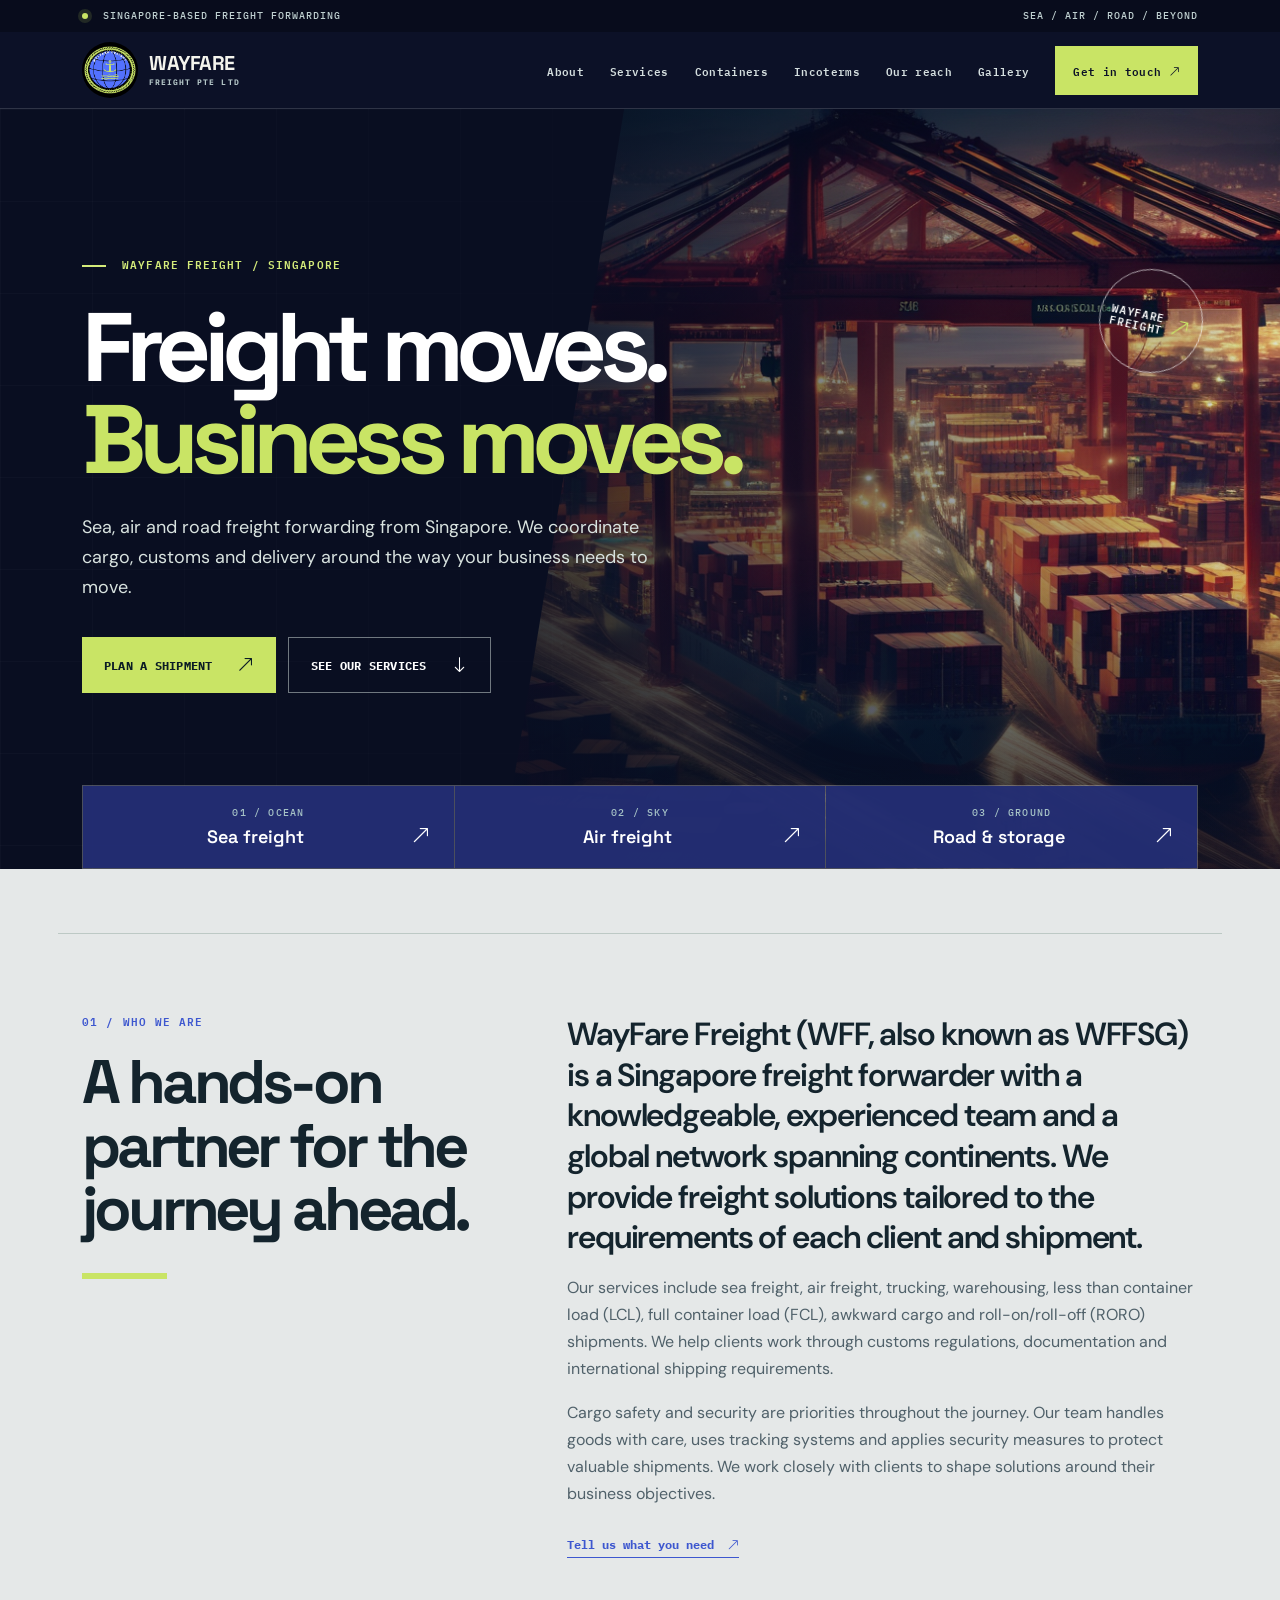
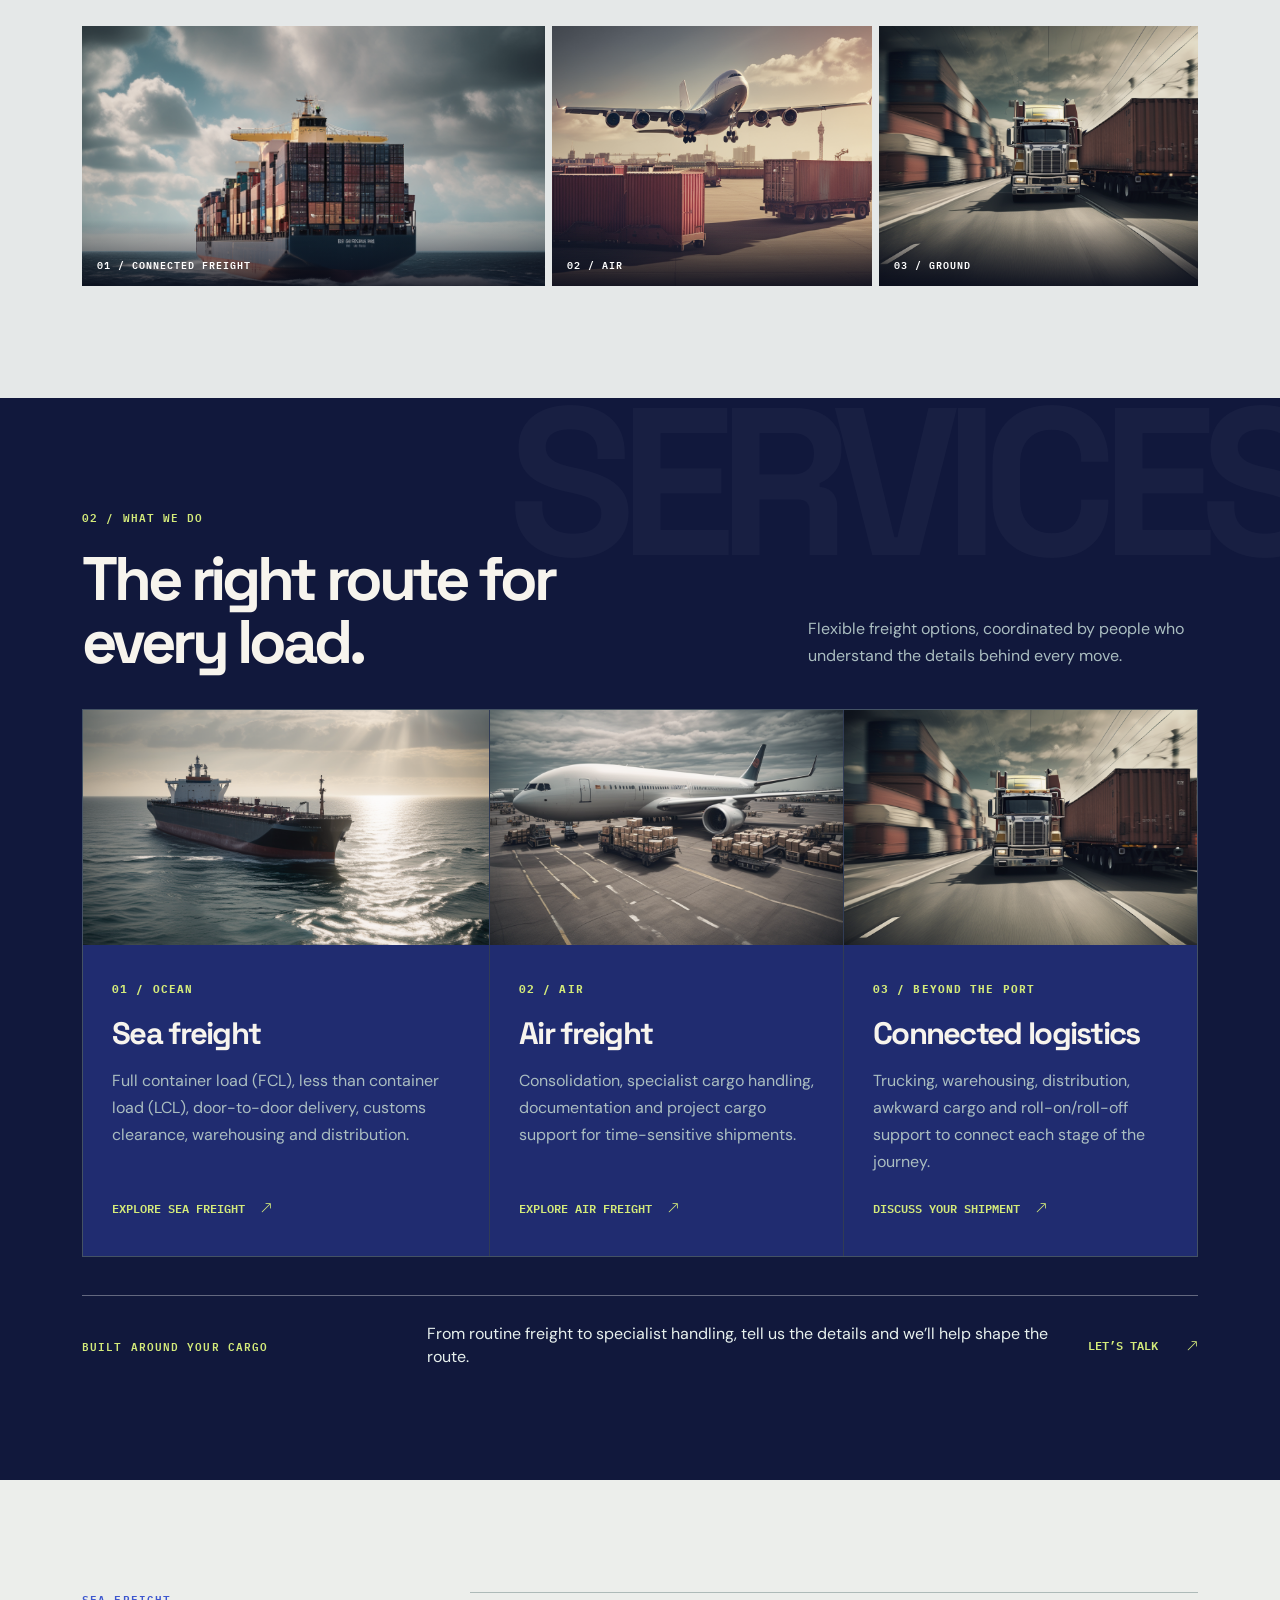
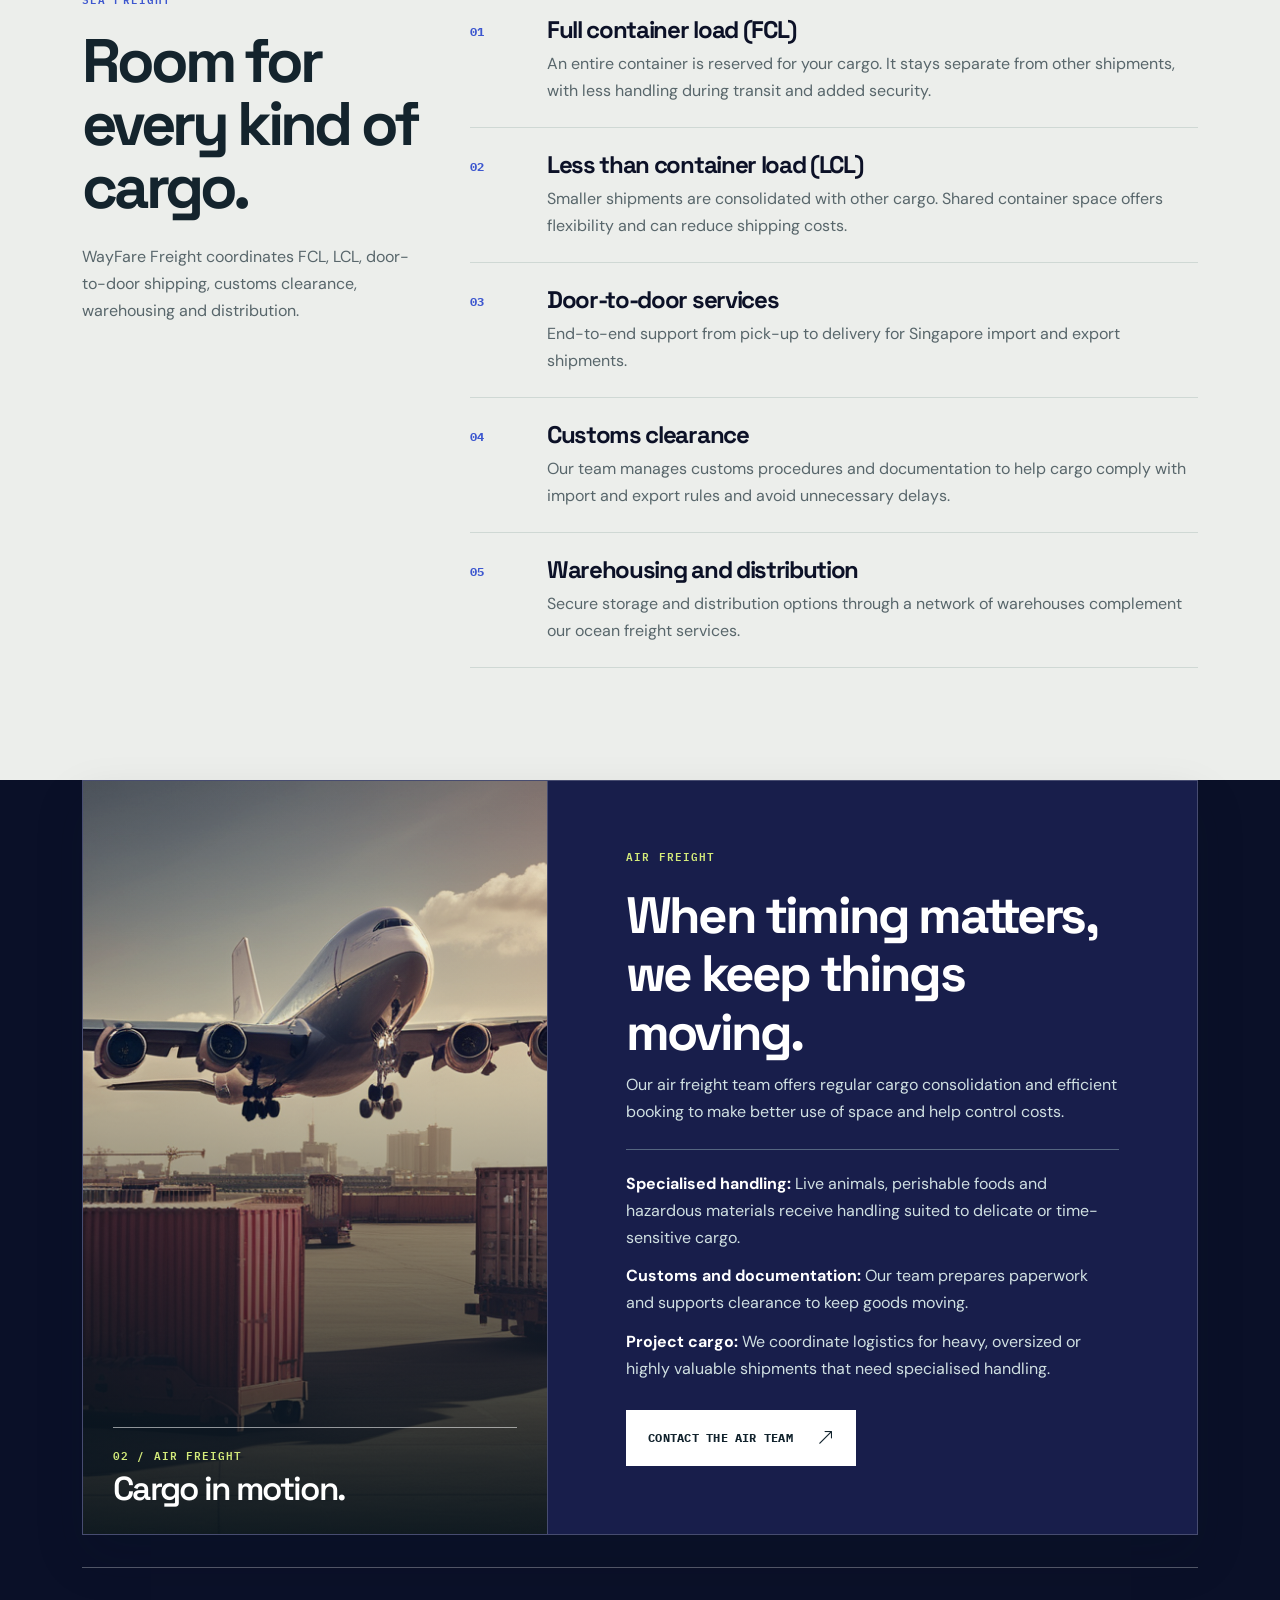
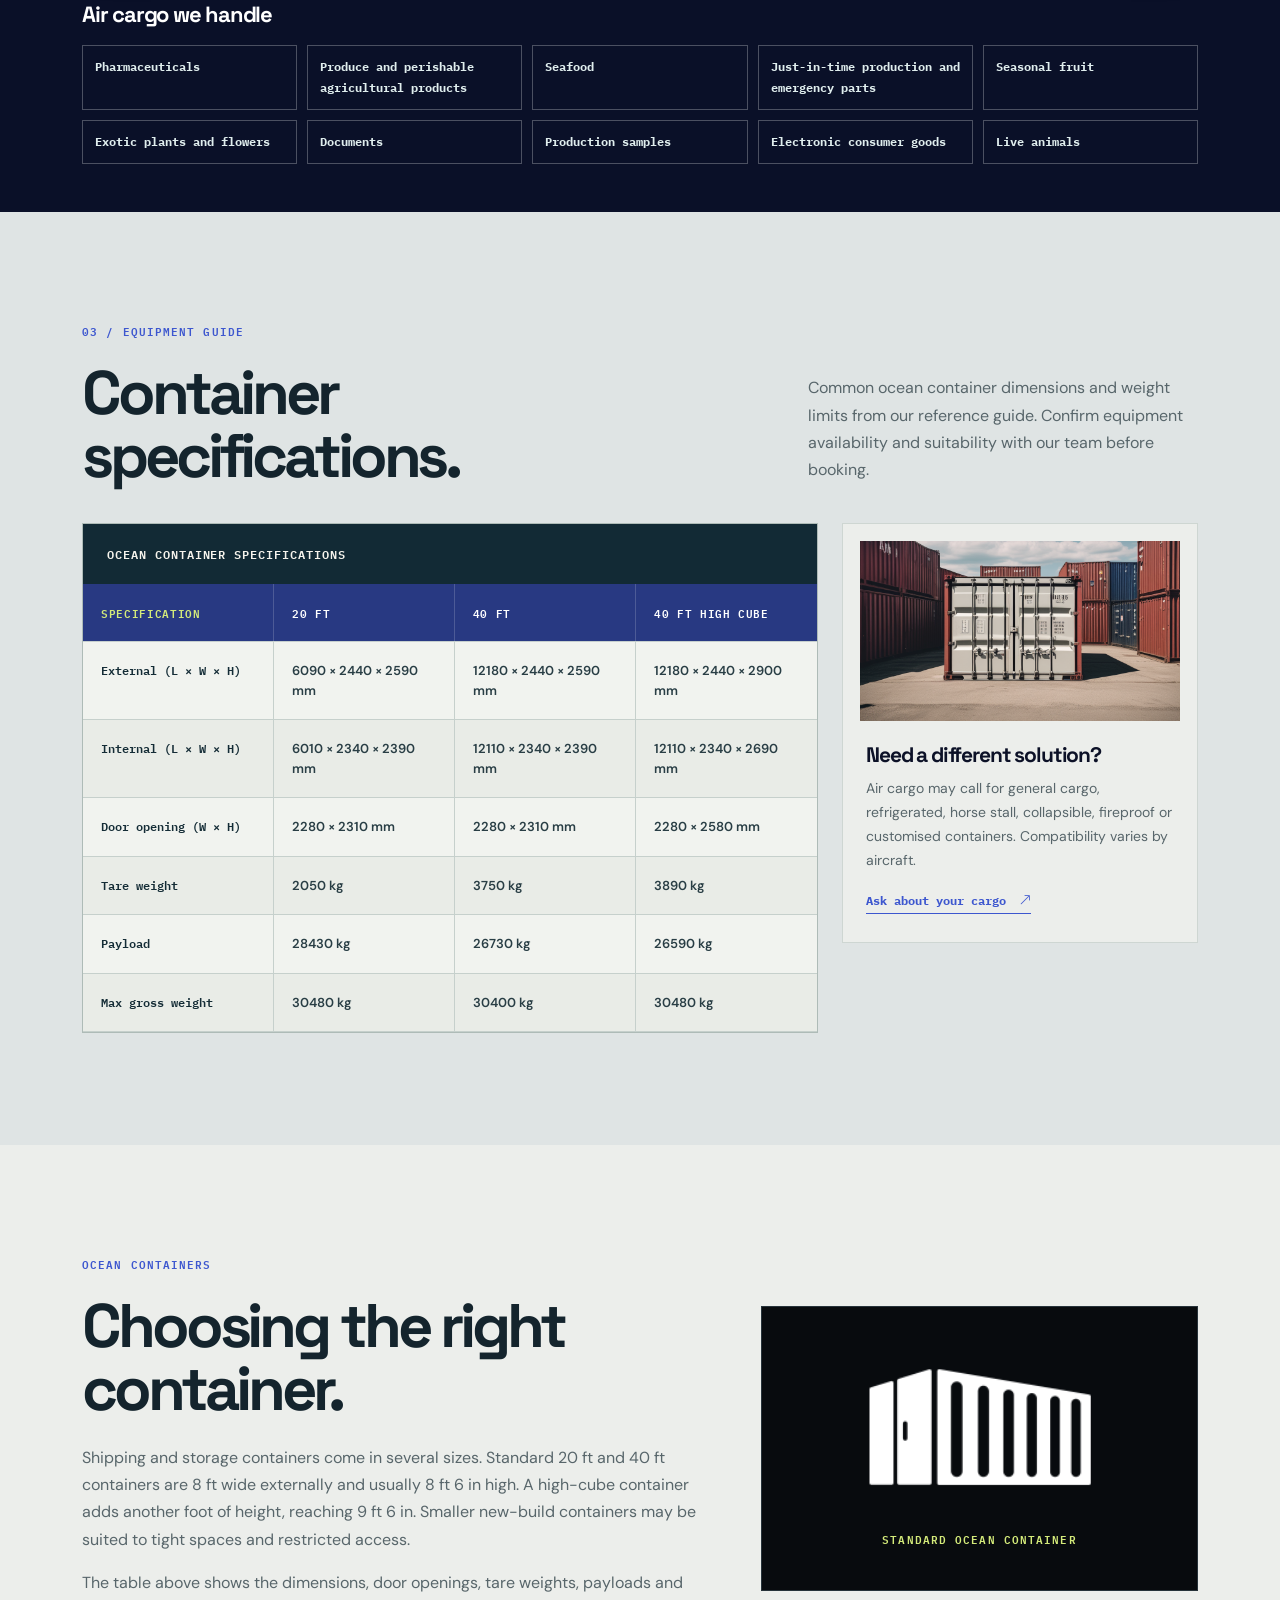
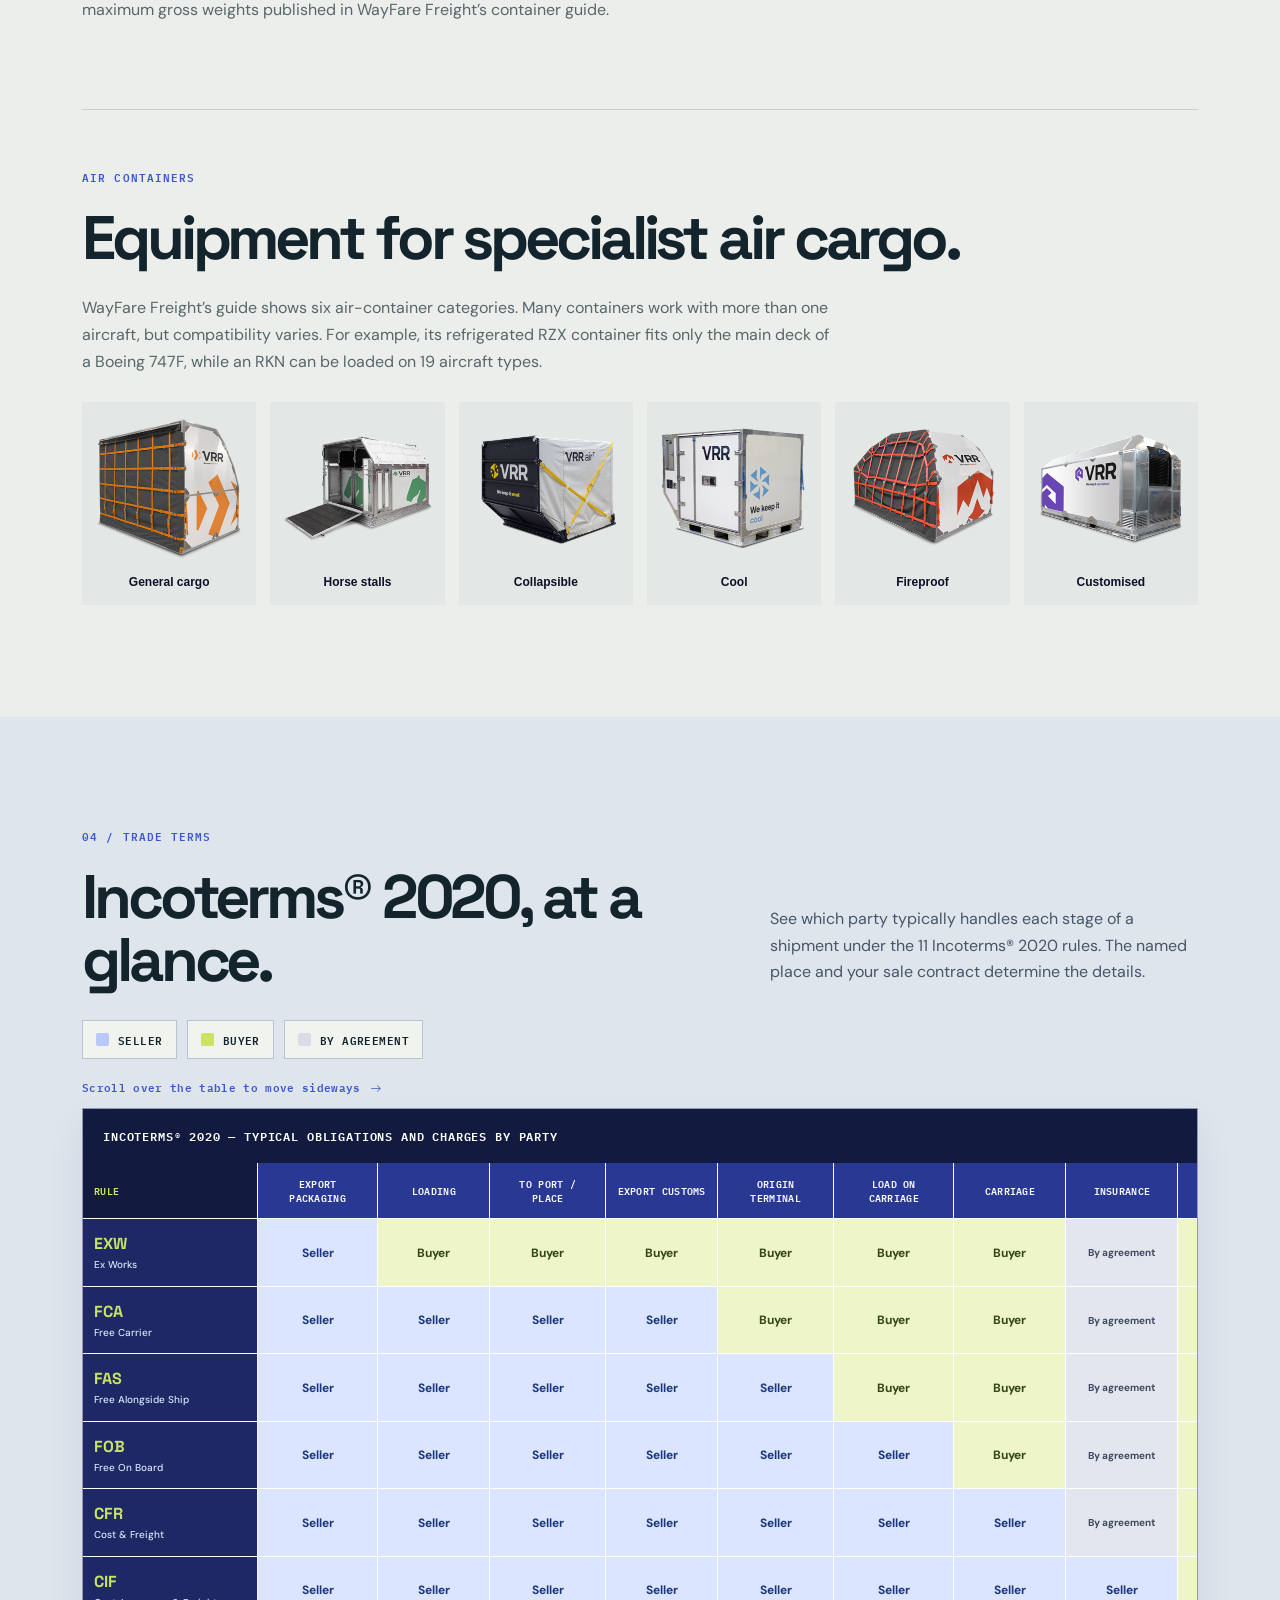
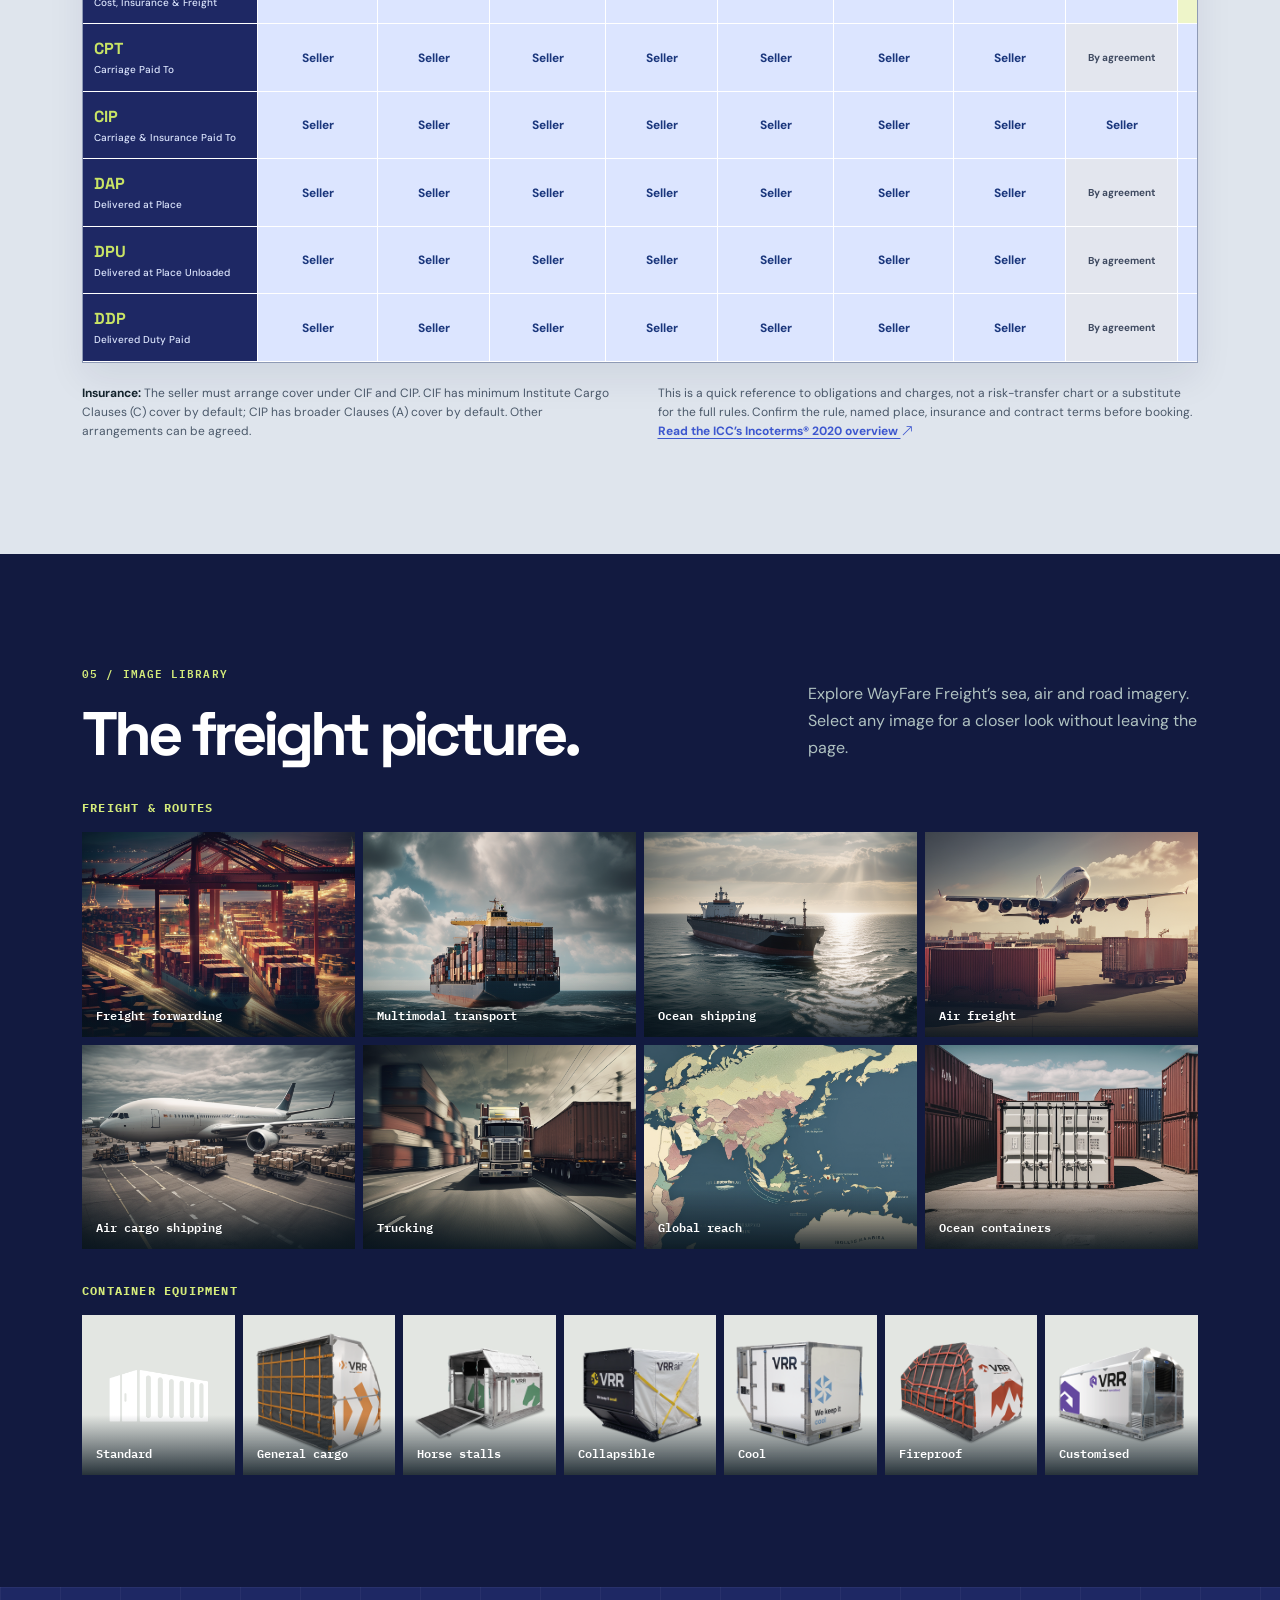
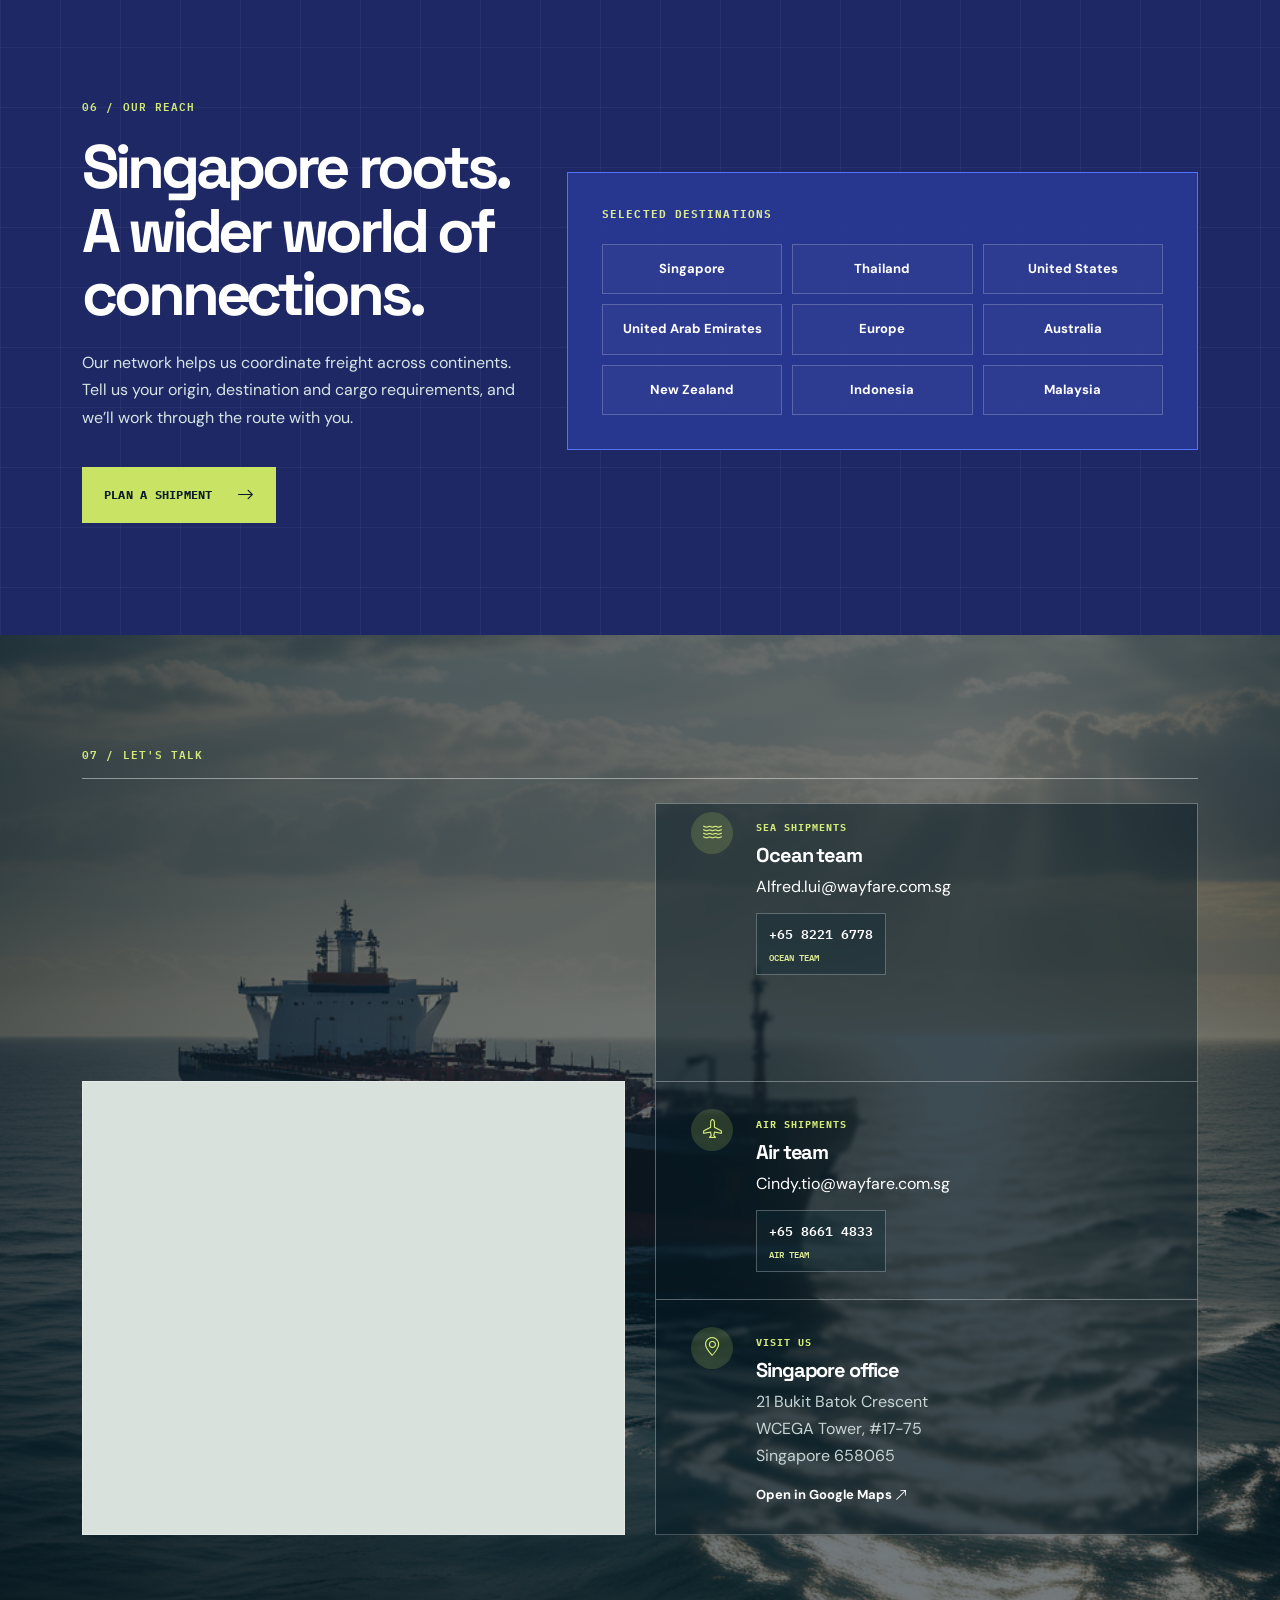
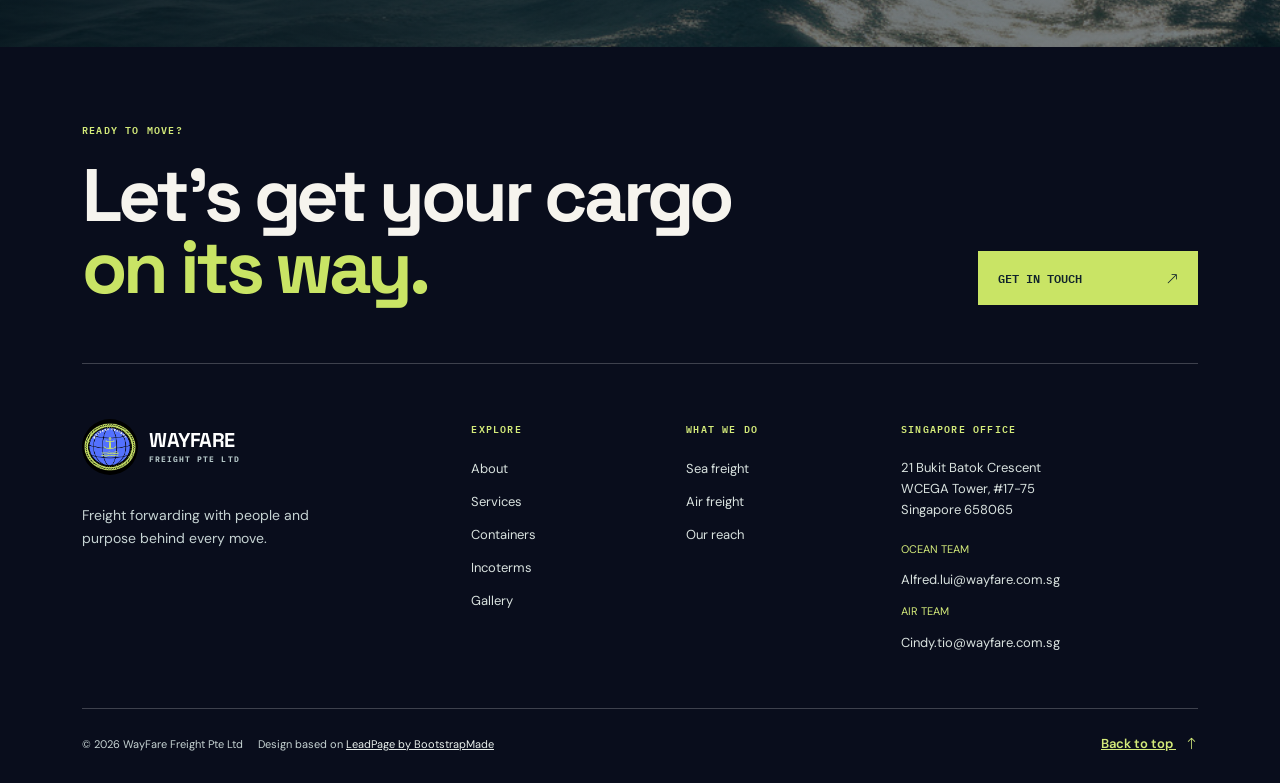
<file: index.html>
<!doctype html>
<html lang="en">
<head>
  <meta charset="utf-8">
  <script>if (location.hash) document.documentElement.style.scrollBehavior = 'auto';</script>
  <meta name="viewport" content="width=device-width, initial-scale=1">
  <meta name="description" content="Singapore freight forwarder for sea and air cargo, trucking, warehousing and customs support. Speak directly with WayFare Freight's ocean or air team.">
  <title>WayFare Freight | Sea &amp; Air Freight Forwarding in Singapore</title>
  <link rel="canonical" href="https://wayfarefreight.com/">
  <meta property="og:type" content="website">
  <meta property="og:locale" content="en_SG">
  <meta property="og:site_name" content="WayFare Freight">
  <meta property="og:title" content="WayFare Freight | Sea &amp; Air Freight Forwarding in Singapore">
  <meta property="og:description" content="Sea and air freight, trucking, warehousing and customs support from Singapore. Talk directly with the WayFare Freight team about your shipment.">
  <meta property="og:url" content="https://wayfarefreight.com/">
  <meta property="og:image" content="https://wayfarefreight.com/assets/img/wayfare/hero-freight.png">
  <meta property="og:image:alt" content="Freight port with cargo containers and cranes at night">
  <meta name="twitter:card" content="summary_large_image">
  <script type="application/ld+json">
  {
    "@context": "https://schema.org",
    "@graph": [
      {
        "@type": "WebSite",
        "@id": "https://wayfarefreight.com/#website",
        "url": "https://wayfarefreight.com/",
        "name": "WayFare Freight",
        "alternateName": ["WFF", "WFFSG"]
      },
      {
        "@type": "LocalBusiness",
        "@id": "https://wayfarefreight.com/#business",
        "name": "WayFare Freight Pte Ltd",
        "alternateName": ["WayFare Freight", "WFF", "WFFSG"],
        "url": "https://wayfarefreight.com/",
        "description": "Singapore freight forwarder providing sea freight, air freight, trucking, warehousing and customs support.",
        "image": "https://wayfarefreight.com/assets/img/wayfare/hero-freight.png",
        "address": {
          "@type": "PostalAddress",
          "streetAddress": "21 Bukit Batok Crescent, WCEGA Tower #17-75",
          "addressLocality": "Singapore",
          "postalCode": "658065",
          "addressCountry": "SG"
        },
        "contactPoint": [
          {
            "@type": "ContactPoint",
            "contactType": "Ocean freight",
            "telephone": "+6582216778",
            "email": "Alfred.lui@wayfare.com.sg"
          },
          {
            "@type": "ContactPoint",
            "contactType": "Air freight",
            "telephone": "+6586614833",
            "email": "Cindy.tio@wayfare.com.sg"
          }
        ]
      }
    ]
  }
  </script>
  <link rel="icon" href="assets/img/wayfare/wayfare-logo.png?v=3" type="image/png">
  <link rel="apple-touch-icon" href="assets/img/wayfare/wayfare-logo.png?v=3">
  <link rel="preconnect" href="https://fonts.googleapis.com">
  <link rel="preconnect" href="https://fonts.gstatic.com" crossorigin>
  <link href="https://fonts.googleapis.com/css2?family=DM+Sans:wght@400;500;600;700&family=Space+Grotesk:wght@400;500;600;700&family=IBM+Plex+Mono:wght@400;500;600&display=swap" rel="stylesheet">
  <link href="assets/vendor/bootstrap/css/bootstrap.min.css" rel="stylesheet">
  <link href="assets/vendor/bootstrap-icons/bootstrap-icons.css" rel="stylesheet">
  <link href="assets/css/wayfare.css" rel="stylesheet">
  <link href="assets/css/wayfare-redesign.css?v=incoterms-wheel-20261111" rel="stylesheet">
</head>
<body>
  <a class="skip-link" href="#main">Skip to content</a>
  <div class="topline"><div class="container"><span><span class="pulse-dot"></span> SINGAPORE-BASED FREIGHT FORWARDING</span><span>SEA / AIR / ROAD / BEYOND</span></div></div>
  <header class="site-header" id="top">
    <div class="container header-inner">
      <a class="brand" href="#top" aria-label="WayFare Freight home"><span class="brand-mark"><img src="assets/img/wayfare/wayfare-logo.png" alt="" width="54" height="54"></span><span>WAYFARE<span class="brand-sub">FREIGHT PTE LTD</span></span></a>
      <button class="menu-toggle" type="button" aria-controls="site-nav" aria-expanded="false" aria-label="Open navigation"><i class="bi bi-list" aria-hidden="true"></i></button>
      <nav class="site-nav" id="site-nav" aria-label="Main navigation">
        <a href="#about">About</a><a href="#services">Services</a><a href="#containers">Containers</a><a href="#incoterms">Incoterms</a><a href="#network">Our reach</a><a href="#gallery">Gallery</a><a class="nav-cta" href="#contact">Get in touch <i class="bi bi-arrow-up-right" aria-hidden="true"></i></a>
      </nav>
    </div>
  </header>

  <main id="main">
    <section class="hero" aria-labelledby="hero-title">
      <div class="hero-image" role="img" aria-label="Freight transportation by sea, air and road"></div>
      <div class="hero-shade"></div>
      <div class="container hero-content">
        <div class="hero-copy">
          <p class="eyebrow light"><span class="eyebrow-line"></span> WAYFARE FREIGHT / SINGAPORE</p>
          <h1 id="hero-title">Freight moves.<br><span>Business moves.</span></h1>
          <p class="hero-lead">Sea, air and road freight forwarding from Singapore. We coordinate cargo, customs and delivery around the way your business needs to move.</p>
          <div class="hero-actions"><a class="button button-primary" href="#contact">Plan a shipment <i class="bi bi-arrow-up-right" aria-hidden="true"></i></a><a class="button button-outline" href="#services">See our services <i class="bi bi-arrow-down" aria-hidden="true"></i></a></div>
        </div>
        <div class="hero-bottom"><a href="#sea-details"><small>01 / OCEAN</small><strong>Sea freight</strong><i class="bi bi-arrow-up-right" aria-hidden="true"></i></a><a href="#air-details"><small>02 / SKY</small><strong>Air freight</strong><i class="bi bi-arrow-up-right" aria-hidden="true"></i></a><a href="#services"><small>03 / GROUND</small><strong>Road &amp; storage</strong><i class="bi bi-arrow-up-right" aria-hidden="true"></i></a></div>
      </div>
      <div class="hero-stamp" aria-hidden="true"><span>WAYFARE<br>FREIGHT</span><i class="bi bi-arrow-up-right"></i></div>
    </section>

    <section class="intro section-space" id="about" aria-labelledby="about-title">
      <div class="container">
        <div class="row align-items-start g-5 about-story">
          <div class="col-lg-5"><p class="eyebrow">01 / WHO WE ARE</p><h2 id="about-title" class="section-heading">A hands-on partner for the journey ahead.</h2><div class="section-rule"></div></div>
          <div class="col-lg-7"><p class="intro-lead">WayFare Freight (WFF, also known as WFFSG) is a Singapore freight forwarder with a knowledgeable, experienced team and a global network spanning continents. We provide freight solutions tailored to the requirements of each client and shipment.</p><p>Our services include sea freight, air freight, trucking, warehousing, less than container load (LCL), full container load (FCL), awkward cargo and roll-on/roll-off (RORO) shipments. We help clients work through customs regulations, documentation and international shipping requirements.</p><p>Cargo safety and security are priorities throughout the journey. Our team handles goods with care, uses tracking systems and applies security measures to protect valuable shipments. We work closely with clients to shape solutions around their business objectives.</p><a class="text-link" href="#contact">Tell us what you need <i class="bi bi-arrow-up-right" aria-hidden="true"></i></a></div>
        </div>
        <div class="about-gallery" aria-label="WayFare freight modes"><div class="about-image about-image-main"><img src="assets/img/wayfare/ocean-freight-air-freight-trucking.png" alt="Ocean, air and trucking freight" loading="lazy"><span>01 / CONNECTED FREIGHT</span></div><div class="about-image"><img src="assets/img/wayfare/air-freight.png" alt="Air cargo transportation" loading="lazy"><span>02 / AIR</span></div><div class="about-image"><img src="assets/img/wayfare/trucking.png" alt="Road freight transportation" loading="lazy"><span>03 / GROUND</span></div></div>
      </div>
    </section>

    <section class="services section-space" id="services" aria-labelledby="services-title">
      <div class="container">
        <div class="section-top"><div><p class="eyebrow">02 / WHAT WE DO</p><h2 id="services-title" class="section-heading">The right route for every load.</h2></div><p>Flexible freight options, coordinated by people who understand the details behind every move.</p></div>
        <div class="service-grid">
          <article class="service-card service-feature"><img src="assets/img/wayfare/ocean-shipping.png" alt="Ocean freight vessel carrying shipping containers" loading="lazy"><div class="service-content"><span class="service-number">01 / OCEAN</span><h3>Sea freight</h3><p>Full container load (FCL), less than container load (LCL), door-to-door delivery, customs clearance, warehousing and distribution.</p><a href="#sea-details">Explore sea freight <i class="bi bi-arrow-up-right" aria-hidden="true"></i></a></div></article>
          <article class="service-card"><img src="assets/img/wayfare/air-freight-shipping.png" alt="Air freight aircraft and cargo" loading="lazy"><div class="service-content"><span class="service-number">02 / AIR</span><h3>Air freight</h3><p>Consolidation, specialist cargo handling, documentation and project cargo support for time-sensitive shipments.</p><a href="#air-details">Explore air freight <i class="bi bi-arrow-up-right" aria-hidden="true"></i></a></div></article>
          <article class="service-card"><img src="assets/img/wayfare/trucking.png" alt="Freight truck carrying cargo" loading="lazy"><div class="service-content"><span class="service-number">03 / BEYOND THE PORT</span><h3>Connected logistics</h3><p>Trucking, warehousing, distribution, awkward cargo and roll-on/roll-off support to connect each stage of the journey.</p><a href="#contact">Discuss your shipment <i class="bi bi-arrow-up-right" aria-hidden="true"></i></a></div></article>
        </div>
        <div class="services-bottom"><span>BUILT AROUND YOUR CARGO</span><p>From routine freight to specialist handling, tell us the details and we’ll help shape the route.</p><a href="#contact" aria-label="Discuss your cargo with WayFare">Let’s talk <i class="bi bi-arrow-up-right" aria-hidden="true"></i></a></div>
      </div>
    </section>

    <section class="detail-section section-space" id="sea-details" aria-labelledby="sea-title">
  <div class="container"><div class="row g-5 align-items-start"><div class="col-lg-4"><p class="eyebrow">SEA FREIGHT</p><h2 id="sea-title" class="section-heading">Room for every kind of cargo.</h2><p>WayFare Freight coordinates FCL, LCL, door-to-door shipping, customs clearance, warehousing and distribution.</p></div>
  <div class="col-lg-8"><div class="detail-list">
    <div><span>01</span><div><h3>Full container load (FCL)</h3><p>An entire container is reserved for your cargo. It stays separate from other shipments, with less handling during transit and added security.</p></div></div>
    <div><span>02</span><div><h3>Less than container load (LCL)</h3><p>Smaller shipments are consolidated with other cargo. Shared container space offers flexibility and can reduce shipping costs.</p></div></div>
    <div><span>03</span><div><h3>Door-to-door services</h3><p>End-to-end support from pick-up to delivery for Singapore import and export shipments.</p></div></div>
    <div><span>04</span><div><h3>Customs clearance</h3><p>Our team manages customs procedures and documentation to help cargo comply with import and export rules and avoid unnecessary delays.</p></div></div>
    <div><span>05</span><div><h3>Warehousing and distribution</h3><p>Secure storage and distribution options through a network of warehouses complement our ocean freight services.</p></div></div>
  </div></div></div></div>
</section>

    <section class="air-band" id="air-details" aria-labelledby="air-title"><div class="container"><div class="row g-0 air-feature"><div class="col-lg-5 air-image"><img src="assets/img/wayfare/air-freight.png" alt="Air freight aircraft and cargo" loading="lazy"><div class="air-image-caption" aria-hidden="true"><span>02 / AIR FREIGHT</span><strong>Cargo in motion.</strong></div></div><div class="col-lg-7 air-copy"><p class="eyebrow light">AIR FREIGHT</p><h2 id="air-title">When timing matters, we keep things moving.</h2><p>Our air freight team offers regular cargo consolidation and efficient booking to make better use of space and help control costs.</p><div class="air-points"><p><strong>Specialised handling:</strong> Live animals, perishable foods and hazardous materials receive handling suited to delicate or time-sensitive cargo.</p><p><strong>Customs and documentation:</strong> Our team prepares paperwork and supports clearance to keep goods moving.</p><p><strong>Project cargo:</strong> We coordinate logistics for heavy, oversized or highly valuable shipments that need specialised handling.</p></div><a class="button button-light" href="mailto:Cindy.tio@wayfare.com.sg">Contact the air team <i class="bi bi-arrow-up-right" aria-hidden="true"></i></a></div></div><div class="air-commodities"><h3>Air cargo we handle</h3><ul><li>Pharmaceuticals</li><li>Produce and perishable agricultural products</li><li>Seafood</li><li>Just-in-time production and emergency parts</li><li>Seasonal fruit</li><li>Exotic plants and flowers</li><li>Documents</li><li>Production samples</li><li>Electronic consumer goods</li><li>Live animals</li></ul></div></div></section>

    <section class="container-section section-space" id="containers" aria-labelledby="containers-title"><div class="container"><div class="section-top"><div><p class="eyebrow">03 / EQUIPMENT GUIDE</p><h2 id="containers-title" class="section-heading">Container specifications.</h2></div><p>Common ocean container dimensions and weight limits from our reference guide. Confirm equipment availability and suitability with our team before booking.</p></div><div class="row g-4 align-items-start"><div class="col-lg-8"><p class="table-hint" id="table-hint">Swipe sideways to compare all container sizes <i class="bi bi-arrow-right" aria-hidden="true"></i></p><div class="table-wrap" role="region" aria-label="Ocean container specifications, scroll horizontally to compare sizes" tabindex="0"><table><caption>Ocean container specifications</caption><thead><tr><th scope="col">Specification</th><th scope="col">20 ft</th><th scope="col">40 ft</th><th scope="col">40 ft high cube</th></tr></thead><tbody><tr><th scope="row">External (L × W × H)</th><td>6090 × 2440 × 2590 mm</td><td>12180 × 2440 × 2590 mm</td><td>12180 × 2440 × 2900 mm</td></tr><tr><th scope="row">Internal (L × W × H)</th><td>6010 × 2340 × 2390 mm</td><td>12110 × 2340 × 2390 mm</td><td>12110 × 2340 × 2690 mm</td></tr><tr><th scope="row">Door opening (W × H)</th><td>2280 × 2310 mm</td><td>2280 × 2310 mm</td><td>2280 × 2580 mm</td></tr><tr><th scope="row">Tare weight</th><td>2050 kg</td><td>3750 kg</td><td>3890 kg</td></tr><tr><th scope="row">Payload</th><td>28430 kg</td><td>26730 kg</td><td>26590 kg</td></tr><tr><th scope="row">Max gross weight</th><td>30480 kg</td><td>30400 kg</td><td>30480 kg</td></tr></tbody></table></div></div><div class="col-lg-4"><div class="container-aside"><img src="assets/img/wayfare/container.png" alt="Stacked shipping containers" loading="lazy"><h3>Need a different solution?</h3><p>Air cargo may call for general cargo, refrigerated, horse stall, collapsible, fireproof or customised containers. Compatibility varies by aircraft.</p><a class="text-link" href="#contact">Ask about your cargo <i class="bi bi-arrow-up-right" aria-hidden="true"></i></a></div></div></div></div></section>

    <section class="equipment-extra section-space" aria-labelledby="equipment-title"><div class="container"><div class="row g-5 align-items-center"><div class="col-lg-7"><p class="eyebrow">OCEAN CONTAINERS</p><h2 id="equipment-title" class="section-heading">Choosing the right container.</h2><p>Shipping and storage containers come in several sizes. Standard 20 ft and 40 ft containers are 8 ft wide externally and usually 8 ft 6 in high. A high-cube container adds another foot of height, reaching 9 ft 6 in. Smaller new-build containers may be suited to tight spaces and restricted access.</p><p>The table above shows the dimensions, door openings, tare weights, payloads and maximum gross weights published in WayFare Freight’s container guide.</p></div><div class="col-lg-5"><div class="standard-card"><img src="assets/img/wayfare/standard.png" alt="Standard ocean shipping container illustration" loading="lazy"><span>STANDARD OCEAN CONTAINER</span></div></div></div><div class="equipment-air"><p class="eyebrow">AIR CONTAINERS</p><h2 class="section-heading">Equipment for specialist air cargo.</h2><p>WayFare Freight’s guide shows six air-container categories. Many containers work with more than one aircraft, but compatibility varies. For example, its refrigerated RZX container fits only the main deck of a Boeing 747F, while an RKN can be loaded on 19 aircraft types.</p><div class="equipment-grid"><figure><img src="assets/img/wayfare/general-cargo.png" alt="General cargo air container" loading="lazy"><figcaption>General cargo</figcaption></figure><figure><img src="assets/img/wayfare/horse-stalls.png" alt="Air cargo horse stall" loading="lazy"><figcaption>Horse stalls</figcaption></figure><figure><img src="assets/img/wayfare/collapsible.png" alt="Collapsible air container" loading="lazy"><figcaption>Collapsible</figcaption></figure><figure><img src="assets/img/wayfare/cool.png" alt="Refrigerated air container" loading="lazy"><figcaption>Cool</figcaption></figure><figure><img src="assets/img/wayfare/fireproof.png" alt="Fireproof air container" loading="lazy"><figcaption>Fireproof</figcaption></figure><figure><img src="assets/img/wayfare/customised.png" alt="Customised air container" loading="lazy"><figcaption>Customised</figcaption></figure></div></div></div></section>

    <section class="incoterms-section section-space" id="incoterms" aria-labelledby="incoterms-title">
      <div class="container">
        <div class="incoterms-intro">
          <div><p class="eyebrow">04 / TRADE TERMS</p><h2 id="incoterms-title" class="section-heading">Incoterms® 2020, at a glance.</h2></div>
          <p>See which party typically handles each stage of a shipment under the 11 Incoterms® 2020 rules. The named place and your sale contract determine the details.</p>
        </div>
        <div class="incoterms-key" aria-label="Table key"><span><i class="key-seller" aria-hidden="true"></i> Seller</span><span><i class="key-buyer" aria-hidden="true"></i> Buyer</span><span><i class="key-agreed" aria-hidden="true"></i> By agreement</span></div>
        <p class="incoterms-swipe"><span class="wheel-hint">Scroll over the table to move sideways</span><span class="touch-hint">Swipe sideways to compare all shipment stages</span> <i class="bi bi-arrow-right" aria-hidden="true"></i></p>
        <div class="incoterms-scroll" role="region" aria-label="Incoterms 2020 obligations and charges comparison, scroll horizontally to see all stages" tabindex="0">
          <table class="incoterms-table">
            <caption>Incoterms® 2020 — typical obligations and charges by party</caption>
            <thead><tr><th scope="col">Rule</th>
              <th scope="col">Export packaging</th>
              <th scope="col">Loading</th>
              <th scope="col">To port / place</th>
              <th scope="col">Export customs</th>
              <th scope="col">Origin terminal</th>
              <th scope="col">Load on carriage</th>
              <th scope="col">Carriage</th>
              <th scope="col">Insurance</th>
              <th scope="col">Destination terminal</th>
              <th scope="col">To destination</th>
              <th scope="col">Unloading</th>
              <th scope="col">Import customs &amp; duty</th>
            </tr></thead>
            <tbody>
              <tr><th scope="row"><strong>EXW</strong><span>Ex Works</span></th><td class="seller">Seller</td><td class="buyer">Buyer</td><td class="buyer">Buyer</td><td class="buyer">Buyer</td><td class="buyer">Buyer</td><td class="buyer">Buyer</td><td class="buyer">Buyer</td><td class="agreed">By agreement</td><td class="buyer">Buyer</td><td class="buyer">Buyer</td><td class="buyer">Buyer</td><td class="buyer">Buyer</td></tr>
              <tr><th scope="row"><strong>FCA</strong><span>Free Carrier</span></th><td class="seller">Seller</td><td class="seller">Seller</td><td class="seller">Seller</td><td class="seller">Seller</td><td class="buyer">Buyer</td><td class="buyer">Buyer</td><td class="buyer">Buyer</td><td class="agreed">By agreement</td><td class="buyer">Buyer</td><td class="buyer">Buyer</td><td class="buyer">Buyer</td><td class="buyer">Buyer</td></tr>
              <tr><th scope="row"><strong>FAS</strong><span>Free Alongside Ship</span></th><td class="seller">Seller</td><td class="seller">Seller</td><td class="seller">Seller</td><td class="seller">Seller</td><td class="seller">Seller</td><td class="buyer">Buyer</td><td class="buyer">Buyer</td><td class="agreed">By agreement</td><td class="buyer">Buyer</td><td class="buyer">Buyer</td><td class="buyer">Buyer</td><td class="buyer">Buyer</td></tr>
              <tr><th scope="row"><strong>FOB</strong><span>Free On Board</span></th><td class="seller">Seller</td><td class="seller">Seller</td><td class="seller">Seller</td><td class="seller">Seller</td><td class="seller">Seller</td><td class="seller">Seller</td><td class="buyer">Buyer</td><td class="agreed">By agreement</td><td class="buyer">Buyer</td><td class="buyer">Buyer</td><td class="buyer">Buyer</td><td class="buyer">Buyer</td></tr>
              <tr><th scope="row"><strong>CFR</strong><span>Cost &amp; Freight</span></th><td class="seller">Seller</td><td class="seller">Seller</td><td class="seller">Seller</td><td class="seller">Seller</td><td class="seller">Seller</td><td class="seller">Seller</td><td class="seller">Seller</td><td class="agreed">By agreement</td><td class="buyer">Buyer</td><td class="buyer">Buyer</td><td class="buyer">Buyer</td><td class="buyer">Buyer</td></tr>
              <tr><th scope="row"><strong>CIF</strong><span>Cost, Insurance &amp; Freight</span></th><td class="seller">Seller</td><td class="seller">Seller</td><td class="seller">Seller</td><td class="seller">Seller</td><td class="seller">Seller</td><td class="seller">Seller</td><td class="seller">Seller</td><td class="seller">Seller</td><td class="buyer">Buyer</td><td class="buyer">Buyer</td><td class="buyer">Buyer</td><td class="buyer">Buyer</td></tr>
              <tr><th scope="row"><strong>CPT</strong><span>Carriage Paid To</span></th><td class="seller">Seller</td><td class="seller">Seller</td><td class="seller">Seller</td><td class="seller">Seller</td><td class="seller">Seller</td><td class="seller">Seller</td><td class="seller">Seller</td><td class="agreed">By agreement</td><td class="seller">Seller</td><td class="buyer">Buyer</td><td class="buyer">Buyer</td><td class="buyer">Buyer</td></tr>
              <tr><th scope="row"><strong>CIP</strong><span>Carriage &amp; Insurance Paid To</span></th><td class="seller">Seller</td><td class="seller">Seller</td><td class="seller">Seller</td><td class="seller">Seller</td><td class="seller">Seller</td><td class="seller">Seller</td><td class="seller">Seller</td><td class="seller">Seller</td><td class="seller">Seller</td><td class="buyer">Buyer</td><td class="buyer">Buyer</td><td class="buyer">Buyer</td></tr>
              <tr><th scope="row"><strong>DAP</strong><span>Delivered at Place</span></th><td class="seller">Seller</td><td class="seller">Seller</td><td class="seller">Seller</td><td class="seller">Seller</td><td class="seller">Seller</td><td class="seller">Seller</td><td class="seller">Seller</td><td class="agreed">By agreement</td><td class="seller">Seller</td><td class="seller">Seller</td><td class="buyer">Buyer</td><td class="buyer">Buyer</td></tr>
              <tr><th scope="row"><strong>DPU</strong><span>Delivered at Place Unloaded</span></th><td class="seller">Seller</td><td class="seller">Seller</td><td class="seller">Seller</td><td class="seller">Seller</td><td class="seller">Seller</td><td class="seller">Seller</td><td class="seller">Seller</td><td class="agreed">By agreement</td><td class="seller">Seller</td><td class="seller">Seller</td><td class="seller">Seller</td><td class="buyer">Buyer</td></tr>
              <tr><th scope="row"><strong>DDP</strong><span>Delivered Duty Paid</span></th><td class="seller">Seller</td><td class="seller">Seller</td><td class="seller">Seller</td><td class="seller">Seller</td><td class="seller">Seller</td><td class="seller">Seller</td><td class="seller">Seller</td><td class="agreed">By agreement</td><td class="seller">Seller</td><td class="seller">Seller</td><td class="buyer">Buyer</td><td class="seller">Seller</td></tr>
            </tbody>
          </table>
        </div>
        <div class="incoterms-notes"><p><strong>Insurance:</strong> The seller must arrange cover under CIF and CIP. CIF has minimum Institute Cargo Clauses (C) cover by default; CIP has broader Clauses (A) cover by default. Other arrangements can be agreed.</p><p>This is a quick reference to obligations and charges, not a risk-transfer chart or a substitute for the full rules. Confirm the rule, named place, insurance and contract terms before booking. <a href="https://iccwbo.org/business-solutions/incoterms-rules/incoterms-2020/" target="_blank" rel="noopener noreferrer">Read the ICC’s Incoterms® 2020 overview <i class="bi bi-arrow-up-right" aria-hidden="true"></i></a></p></div>
      </div>
    </section>


    <section class="gallery-section section-space" id="gallery" aria-labelledby="gallery-title"><div class="container"><div class="section-top"><div><p class="eyebrow">05 / IMAGE LIBRARY</p><h2 id="gallery-title" class="section-heading">The freight picture.</h2></div><p>Explore WayFare Freight’s sea, air and road imagery. Select any image for a closer look without leaving the page.</p></div><h3 class="gallery-group-title">Freight &amp; routes</h3><div class="gallery-grid freight-gallery">
<a href="assets/img/wayfare/hero-freight.png" target="_blank" rel="noopener" class="gallery-item"><img src="assets/img/wayfare/hero-freight.png" alt="Composite illustration of ship, aircraft, truck and containers" loading="lazy"><span>Freight forwarding</span></a>
<a href="assets/img/wayfare/ocean-freight-air-freight-trucking.png" target="_blank" rel="noopener" class="gallery-item"><img src="assets/img/wayfare/ocean-freight-air-freight-trucking.png" alt="Ocean, air and trucking transport" loading="lazy"><span>Multimodal transport</span></a>
<a href="assets/img/wayfare/ocean-shipping.png" target="_blank" rel="noopener" class="gallery-item"><img src="assets/img/wayfare/ocean-shipping.png" alt="Cargo vessel at sea" loading="lazy"><span>Ocean shipping</span></a>
<a href="assets/img/wayfare/air-freight.png" target="_blank" rel="noopener" class="gallery-item"><img src="assets/img/wayfare/air-freight.png" alt="Air freight aircraft" loading="lazy"><span>Air freight</span></a>
<a href="assets/img/wayfare/air-freight-shipping.png" target="_blank" rel="noopener" class="gallery-item"><img src="assets/img/wayfare/air-freight-shipping.png" alt="Aircraft moving cargo" loading="lazy"><span>Air cargo shipping</span></a>
<a href="assets/img/wayfare/trucking.png" target="_blank" rel="noopener" class="gallery-item"><img src="assets/img/wayfare/trucking.png" alt="Freight truck with shipping container" loading="lazy"><span>Trucking</span></a>
<a href="assets/img/wayfare/contact.png" target="_blank" rel="noopener" class="gallery-item"><img src="assets/img/wayfare/contact.png" alt="Shipping destinations illustration" loading="lazy"><span>Global reach</span></a>
<a href="assets/img/wayfare/container.png" target="_blank" rel="noopener" class="gallery-item"><img src="assets/img/wayfare/container.png" alt="Shipping containers" loading="lazy"><span>Ocean containers</span></a>
</div><h3 class="gallery-group-title">Container equipment</h3><div class="gallery-grid equipment-gallery">
<a href="assets/img/wayfare/standard.png" target="_blank" rel="noopener" class="gallery-item"><img src="assets/img/wayfare/standard.png" alt="Standard shipping container illustration" loading="lazy"><span>Standard</span></a>
<a href="assets/img/wayfare/general-cargo.png" target="_blank" rel="noopener" class="gallery-item"><img src="assets/img/wayfare/general-cargo.png" alt="General cargo air container" loading="lazy"><span>General cargo</span></a>
<a href="assets/img/wayfare/horse-stalls.png" target="_blank" rel="noopener" class="gallery-item"><img src="assets/img/wayfare/horse-stalls.png" alt="Air cargo horse stall" loading="lazy"><span>Horse stalls</span></a>
<a href="assets/img/wayfare/collapsible.png" target="_blank" rel="noopener" class="gallery-item"><img src="assets/img/wayfare/collapsible.png" alt="Collapsible air container" loading="lazy"><span>Collapsible</span></a>
<a href="assets/img/wayfare/cool.png" target="_blank" rel="noopener" class="gallery-item"><img src="assets/img/wayfare/cool.png" alt="Refrigerated air container" loading="lazy"><span>Cool</span></a>
<a href="assets/img/wayfare/fireproof.png" target="_blank" rel="noopener" class="gallery-item"><img src="assets/img/wayfare/fireproof.png" alt="Fireproof air container" loading="lazy"><span>Fireproof</span></a>
<a href="assets/img/wayfare/customised.png" target="_blank" rel="noopener" class="gallery-item"><img src="assets/img/wayfare/customised.png" alt="Customised air container" loading="lazy"><span>Customised</span></a>
</div></div></section>

    <section class="network section-space" id="network" aria-labelledby="network-title"><div class="container"><div class="row g-5 align-items-center"><div class="col-lg-5"><p class="eyebrow light">06 / OUR REACH</p><h2 id="network-title" class="section-heading">Singapore roots. A wider world of connections.</h2><p>Our network helps us coordinate freight across continents. Tell us your origin, destination and cargo requirements, and we’ll work through the route with you.</p><a class="button button-primary" href="#contact">Plan a shipment <i class="bi bi-arrow-right" aria-hidden="true"></i></a></div><div class="col-lg-7"><div class="network-panel"><span class="panel-label">SELECTED DESTINATIONS</span><div class="region-grid"><span>Singapore</span><span>Thailand</span><span>United States</span><span>United Arab Emirates</span><span>Europe</span><span>Australia</span><span>New Zealand</span><span>Indonesia</span><span>Malaysia</span></div></div></div></div></div></section>

    <section class="contact section-space" id="contact" aria-labelledby="contact-title">
  <div class="container">
    <p class="eyebrow contact-section-label">07 / LET'S TALK</p>
    <div class="contact-matrix">
      <div class="contact-heading">
<h2 class="section-heading" id="contact-title">Where is your cargo headed?</h2>
<p class="contact-intro">Share what you’re shipping, where it needs to go and when it needs to arrive. Our team can help work out the next step.</p>
</div>
      <div class="contact-map"><div class="map-loading" role="status"><i class="bi bi-geo-alt-fill" aria-hidden="true"></i><span>Loading location map</span><a href="https://www.google.com/maps/search/?api=1&amp;query=1.336966%2C103.759665" target="_blank" rel="noopener noreferrer">Open in Google Maps <i class="bi bi-arrow-up-right" aria-hidden="true"></i></a></div><iframe allowfullscreen="" height="420" loading="lazy" referrerpolicy="no-referrer-when-downgrade" src="https://www.google.com/maps?q=1.336966%2C103.759665&amp;z=17&amp;output=embed" title="Google Map showing WayFare Freight at 21 Bukit Batok Crescent, Singapore" width="100%"></iframe></div>
      <div class="contact-row contact-ocean"><span class="contact-icon"><i aria-hidden="true" class="bi bi-water"></i></span><div><span class="contact-label">SEA SHIPMENTS</span><h3>Ocean team</h3><a href="mailto:Alfred.lui@wayfare.com.sg">Alfred.lui@wayfare.com.sg</a><div class="phone-links"><a href="tel:+6582216778">+65 8221 6778 <small>ocean team</small></a></div></div></div><div class="contact-row contact-air"><span class="contact-icon"><i aria-hidden="true" class="bi bi-airplane"></i></span><div><span class="contact-label">AIR SHIPMENTS</span><h3>Air team</h3><a href="mailto:Cindy.tio@wayfare.com.sg">Cindy.tio@wayfare.com.sg</a><div class="phone-links"><a href="tel:+6586614833">+65 8661 4833 <small>air team</small></a></div></div></div><div class="contact-row contact-office"><span class="contact-icon"><i aria-hidden="true" class="bi bi-geo-alt"></i></span><div><span class="contact-label">VISIT US</span><h3>Singapore office</h3><address>21 Bukit Batok Crescent<br/>WCEGA Tower, #17-75<br/>Singapore 658065</address><a class="map-link" href="https://www.google.com/maps/search/?api=1&amp;query=1.336966%2C103.759665" rel="noopener noreferrer" target="_blank">Open in Google Maps <i aria-hidden="true" class="bi bi-arrow-up-right"></i></a></div></div>
    </div>
  </div>
</section>
  </main>

  <footer class="site-footer"><div class="container"><div class="footer-lead"><div><span class="footer-kicker">READY TO MOVE?</span><h2>Let’s get your cargo<br><em>on its way.</em></h2></div><a href="#contact" class="footer-contact-link">Get in touch <i class="bi bi-arrow-up-right" aria-hidden="true"></i></a></div><div class="footer-grid"><div class="footer-brand-block"><a class="brand" href="#top"><span class="brand-mark"><img src="assets/img/wayfare/wayfare-logo.png" alt="" width="54" height="54"></span><span>WAYFARE<span class="brand-sub">FREIGHT PTE LTD</span></span></a><p>Freight forwarding with people and purpose behind every move.</p></div><nav aria-label="Footer navigation"><span class="footer-label">EXPLORE</span><a href="#about">About</a><a href="#services">Services</a><a href="#containers">Containers</a><a href="#incoterms">Incoterms</a><a href="#gallery">Gallery</a></nav><nav aria-label="Freight services"><span class="footer-label">WHAT WE DO</span><a href="#sea-details">Sea freight</a><a href="#air-details">Air freight</a><a href="#network">Our reach</a></nav><div class="footer-contact"><span class="footer-label">SINGAPORE OFFICE</span><address>21 Bukit Batok Crescent<br>WCEGA Tower, #17-75<br>Singapore 658065</address><small>OCEAN TEAM</small><a href="mailto:Alfred.lui@wayfare.com.sg">Alfred.lui@wayfare.com.sg</a><small>AIR TEAM</small><a href="mailto:Cindy.tio@wayfare.com.sg">Cindy.tio@wayfare.com.sg</a></div></div><div class="footer-bottom"><span>© <span id="year">2026</span> WayFare Freight Pte Ltd</span><span>Design based on <a href="https://bootstrapmade.com/leadpage-bootstrap-landing-page-template/" target="_blank" rel="noopener noreferrer">LeadPage by BootstrapMade</a></span><a href="#top" class="back-top">Back to top <i class="bi bi-arrow-up" aria-hidden="true"></i></a></div></div></footer>
  <dialog class="gallery-lightbox" aria-label="Gallery image viewer"><button class="lightbox-close" type="button" aria-label="Close image"><i class="bi bi-x-lg" aria-hidden="true"></i></button><img alt=""><p class="lightbox-caption"></p></dialog>
  <script src="assets/js/wayfare.js?v=incoterms-wheel-20261111"></script>
</body>
</html>
</file>
<file: assets/css/wayfare.css>
:root{--navy:#102a38;--deep:#0b202d;--ink:#1b303c;--muted:#687983;--teal:#008b86;--mint:#dff3ed;--paper:#f6f8f7;--line:#dce5e5}
*{box-sizing:border-box}
html{scroll-behavior:smooth;scroll-padding-top:90px}
body{margin:0;color:var(--ink);font:16px/1.7 "DM Sans",sans-serif;background:white}
h1,h2,h3,p{margin-top:0}
h1,h2,h3{font-family:Manrope,sans-serif;font-weight:800;line-height:1.15;letter-spacing:-.035em}
a{text-decoration:none;color:inherit}
a:hover{color:var(--teal)}
button,a{transition:background .2s,color .2s,border-color .2s,transform .2s}
button:focus-visible,a:focus-visible{outline:3px solid #56c7bd;outline-offset:3px}
img{max-width:100%;display:block}
.skip-link{position:absolute;left:16px;top:-60px;z-index:1000;background:white;padding:10px 15px}.skip-link:focus{top:12px}
.site-header{position:sticky;top:0;z-index:100;background:#fff;box-shadow:0 4px 24px #09253512}
.header-inner{min-height:82px;display:flex;align-items:center;justify-content:space-between;gap:30px}
.brand{display:inline-flex;align-items:center;gap:11px;color:var(--navy);font:800 19px/1 Manrope,sans-serif;letter-spacing:.02em;white-space:nowrap}
.brand:hover{color:var(--navy)}
.brand-mark{width:39px;height:39px;display:grid;place-items:center;background:var(--teal);color:white;border-radius:10px;font-size:19px}
.brand-sub{display:block;font:700 8px/1.3 "DM Sans",sans-serif;letter-spacing:.2em;margin-top:4px}
.site-nav{display:flex;align-items:center;gap:31px;font:700 13px Manrope,sans-serif}
.site-nav>a{color:var(--ink)}.site-nav>a:hover{color:var(--teal)}
.site-nav .nav-cta{padding:12px 17px;border:1px solid var(--teal);border-radius:3px;color:var(--teal)}
.site-nav .nav-cta:hover{background:var(--teal);color:white}
.menu-toggle{display:none;border:0;background:transparent;font-size:27px;color:var(--navy)}
.hero{position:relative;min-height:680px;background:var(--deep);color:white;overflow:hidden}
.hero-image,.hero-shade{position:absolute;inset:0}
.hero-image{background:url("../img/wayfare/hero-freight.png") center/cover no-repeat;filter:saturate(.8)}
.hero-shade{background:linear-gradient(90deg,rgba(7,32,43,.96) 0%,rgba(7,32,43,.83) 43%,rgba(7,32,43,.2) 100%),linear-gradient(0deg,rgba(7,32,43,.45),transparent 45%)}
.hero-content{position:relative;min-height:680px;display:flex;flex-direction:column;justify-content:space-between;padding-top:125px;padding-bottom:25px}
.hero-copy{max-width:735px}.hero h1{font-size:clamp(42px,5.5vw,76px);color:white;margin:19px 0 24px}
.hero-lead{font-size:18px;line-height:1.7;max-width:610px;color:#dfebed}
.eyebrow{font:800 12px/1.3 Manrope,sans-serif;letter-spacing:.18em;color:var(--teal);margin:0 0 23px}
.eyebrow.light{color:#78d2c8}.eyebrow-line{display:inline-block;background:#78d2c8;width:24px;height:2px;vertical-align:middle;margin-right:8px}
.hero-actions{display:flex;gap:12px;flex-wrap:wrap;margin-top:30px}
.button{display:inline-flex;align-items:center;justify-content:center;gap:30px;padding:14px 20px;min-height:52px;font:800 13px Manrope,sans-serif;border-radius:3px}
.button i{font-size:17px}.button-primary{background:#09a99b;color:white}.button-primary:hover{background:#078e83;color:white;transform:translateY(-2px)}
.button-outline{border:1px solid #ffffffb0;color:white}.button-outline:hover{background:white;color:var(--navy)}
.button-light{background:white;color:var(--navy)}.button-light:hover{background:var(--mint);color:var(--navy)}
.hero-bottom{display:flex;justify-content:space-between;align-items:center;border-top:1px solid #ffffff55;padding-top:20px;color:#d8e5e6;font:700 11px Manrope,sans-serif;letter-spacing:.15em}
.hero-bottom a{width:38px;height:38px;display:grid;place-items:center;border:1px solid #ffffff88;border-radius:50%;font-size:17px}.hero-bottom a:hover{background:white;color:var(--navy)}
.section-space{padding:105px 0}.section-heading{font-size:clamp(32px,3.5vw,49px);color:var(--navy);margin-bottom:23px}
.section-rule{width:62px;height:4px;background:var(--teal);margin-top:32px}
.intro{background:white}.intro p:not(.eyebrow){color:#536671}.intro .intro-lead{font-size:21px;line-height:1.6;color:var(--navy)!important;font-weight:600}
.text-link{font:800 13px Manrope,sans-serif;color:var(--teal);display:inline-flex;gap:13px;align-items:center;border-bottom:1px solid var(--teal);padding-bottom:5px;margin-top:14px}.text-link:hover{color:var(--navy);border-color:var(--navy)}
.services{background:var(--paper)}.section-top{display:flex;justify-content:space-between;align-items:end;gap:40px;margin-bottom:35px}.section-top .section-heading{max-width:620px;margin-bottom:0}.section-top>p{max-width:390px;color:var(--muted);margin-bottom:5px}
.service-grid{display:grid;grid-template-columns:1.15fr 1fr 1fr;gap:20px}.service-card{background:white;overflow:hidden;box-shadow:0 8px 27px #0d2e3710}.service-card img{width:100%;height:225px;object-fit:cover}.service-feature img{height:225px}.service-content{padding:27px 25px 30px}.service-number{color:var(--teal);font:800 11px Manrope,sans-serif;letter-spacing:.12em}.service-content h3{font-size:26px;color:var(--navy);margin:15px 0}.service-content p{color:var(--muted);min-height:111px}.service-content a{color:var(--teal);font:800 13px Manrope,sans-serif}.service-content a:hover{color:var(--navy)}.service-content a i{margin-left:8px}
.detail-section{background:white}.detail-section .col-lg-4>p:last-child{color:var(--muted)}.detail-list{border-top:1px solid var(--line)}.detail-list>div{display:grid;grid-template-columns:65px 1fr;gap:12px;padding:19px 0 16px;border-bottom:1px solid var(--line)}.detail-list>div>span{font:800 12px Manrope,sans-serif;color:var(--teal);padding-top:8px}.detail-list h3{font-size:20px;color:var(--navy);margin-bottom:6px}.detail-list p{color:var(--muted);margin:0}
.air-band{background:var(--navy);color:white}.air-image img{width:100%;height:100%;min-height:560px;object-fit:cover}.air-copy{padding:72px 7% 70px}.air-copy h2{font-size:clamp(32px,3.1vw,45px);color:white;max-width:600px}.air-copy p:not(.eyebrow){color:#d0e0e2;max-width:650px}.tag-list{display:flex;flex-wrap:wrap;gap:9px;margin:28px 0 34px}.tag-list span{border:1px solid #9bb8bd77;padding:8px 12px;border-radius:2px;color:#e0eeee;font-size:12px;font-weight:700}
.container-section{background:var(--paper)}.table-wrap{overflow-x:auto;background:white;box-shadow:0 6px 28px #0d2e3710}.table-wrap table{width:100%;min-width:690px;border-collapse:collapse;font-size:13px}.table-wrap caption{text-align:left;caption-side:top;padding:18px 20px;color:var(--navy);font:800 16px Manrope,sans-serif}.table-wrap th,.table-wrap td{text-align:left;padding:15px 14px;border-bottom:1px solid var(--line);vertical-align:top}.table-wrap thead{background:var(--navy);color:white}.table-wrap tbody th{font-weight:700;color:var(--navy);width:26%}.table-wrap tbody td{color:#546873}.table-wrap tbody tr:last-child>*{border-bottom:0}
.container-aside{background:white;padding:17px 17px 28px;box-shadow:0 6px 28px #0d2e3710}.container-aside img{width:100%;height:180px;object-fit:cover}.container-aside h3{font-size:21px;color:var(--navy);margin:22px 6px 10px}.container-aside p{color:var(--muted);font-size:14px;margin:0 6px}.container-aside .text-link{margin:20px 6px 0}
.network{background:var(--deep);color:#d6e4e5}.network .section-heading{color:white}.network p:not(.eyebrow){max-width:520px}.network .button{margin-top:20px}.network-panel{background:#183b49;border:1px solid #5b899052;padding:34px}.panel-label{display:block;color:#92d4cb;font:800 11px Manrope,sans-serif;letter-spacing:.15em;margin-bottom:23px}.region-grid{display:grid;grid-template-columns:repeat(3,1fr);gap:10px}.region-grid span{padding:13px 10px;border:1px solid #789aa052;text-align:center;color:white;font-size:13px;font-weight:700}
.contact{background:white}.contact-intro{max-width:490px;color:var(--muted);font-size:18px}.contact-image{margin-top:32px;height:215px;overflow:hidden}.contact-image img{width:100%;height:100%;object-fit:cover}.contact-card{background:var(--paper);padding:36px 38px}.contact-row{display:grid;grid-template-columns:48px 1fr;gap:17px;padding:25px 0;border-bottom:1px solid var(--line)}.contact-row:first-child{padding-top:0}.contact-row:last-child{border:0;padding-bottom:0}.contact-icon{width:42px;height:42px;display:grid;place-items:center;background:var(--mint);color:var(--teal);border-radius:50%;font-size:19px}.contact-label{font:800 10px Manrope,sans-serif;color:var(--teal);letter-spacing:.15em}.contact-row h3{font-size:20px;color:var(--navy);margin:5px 0 6px}.contact-row a{color:var(--ink);overflow-wrap:anywhere}.contact-row a:hover{color:var(--teal)}.contact-row address{font-style:normal;margin:0 0 11px}.phone-links{display:flex;gap:14px;flex-wrap:wrap;margin-top:6px}.map-link{font-weight:700;font-size:13px}
.site-footer{background:#091e2a;color:#bad0d4;padding:42px 0 21px}.site-footer .brand{color:white}.footer-main{display:flex;align-items:center;gap:35px;padding-bottom:36px}.footer-main p{margin:0;max-width:300px;font-size:13px}.back-top{margin-left:auto;font-size:13px;font-weight:700;color:white}.back-top i{margin-left:9px}.back-top:hover{color:#78d2c8}.footer-bottom{border-top:1px solid #41616a70;padding-top:17px;display:flex;justify-content:space-between;gap:15px;font-size:11px}.footer-bottom a{text-decoration:underline}
@media(max-width:991px){.menu-toggle{display:block}.site-nav{display:none;position:absolute;left:0;right:0;top:82px;background:white;box-shadow:0 12px 22px #09253522;padding:18px max(24px,calc((100vw - 720px)/2));flex-direction:column;align-items:stretch;gap:0}.site-nav.open{display:flex}.site-nav>a{padding:12px 0}.site-nav .nav-cta{margin-top:10px;text-align:center}.hero,.hero-content{min-height:620px}.hero-content{padding-top:95px}.service-grid{grid-template-columns:repeat(2,1fr)}.service-grid .service-card:last-child{grid-column:1/-1}.service-grid .service-card:last-child img{height:260px}.air-image img{min-height:400px}.section-space{padding:78px 0}}
@media(max-width:767px){.header-inner{min-height:70px}.site-nav{top:70px}.hero,.hero-content{min-height:610px}.hero-content{padding-top:86px}.hero-shade{background:linear-gradient(90deg,rgba(7,32,43,.94),rgba(7,32,43,.66)),linear-gradient(0deg,rgba(7,32,43,.5),transparent)}.hero h1{font-size:43px}.hero-lead{font-size:16px}.hero-bottom span{font-size:9px}.section-top{display:block}.section-top>p{margin-top:20px}.service-grid{grid-template-columns:1fr}.service-grid .service-card:last-child{grid-column:auto}.service-content p{min-height:0}.service-card img,.service-grid .service-card:last-child img{height:230px}.air-copy{padding:55px 8%}.air-image img{min-height:280px;max-height:330px}.region-grid{grid-template-columns:repeat(2,1fr)}.footer-main{align-items:flex-start;flex-direction:column;gap:18px}.back-top{margin-left:0}.footer-bottom{flex-direction:column}}
@media(max-width:420px){.hero h1{font-size:38px}.hero-actions{gap:9px}.button{gap:15px}.contact-card{padding:25px 20px}.region-grid{grid-template-columns:1fr 1fr}.region-grid span{font-size:11px}.section-space{padding:64px 0}}
@media(prefers-reduced-motion:reduce){html{scroll-behavior:auto}button,a{transition:none}}
.about-gallery{display:grid;grid-template-columns:1.5fr 1fr 1fr;gap:14px;margin-top:55px}
.about-gallery img{width:100%;height:220px;object-fit:cover}
.air-points{border-top:1px solid #9bb8bd77;margin:23px 0 28px;padding-top:20px}
.air-points p{margin-bottom:11px}
.air-points strong{color:white}
.air-commodities{border-top:1px solid #9bb8bd77;padding:34px 0 48px}
.air-commodities h3{font-size:22px;color:white;margin-bottom:18px}
.air-commodities ul{list-style:none;margin:0;padding:0;display:grid;grid-template-columns:repeat(5,1fr);gap:10px}
.air-commodities li{border:1px solid #9bb8bd77;padding:11px 12px;color:#e0eeee;font-size:12px;font-weight:700}
.equipment-extra{background:white}
.equipment-extra p:not(.eyebrow){color:var(--muted)}
.standard-card{background:var(--paper);min-height:245px;display:flex;flex-direction:column;align-items:center;justify-content:center;gap:22px;padding:30px}
.standard-card img{width:250px;height:130px;object-fit:contain}
.standard-card span{font:800 11px Manrope,sans-serif;color:var(--teal);letter-spacing:.13em}
.equipment-air{margin-top:70px;padding-top:60px;border-top:1px solid var(--line)}
.equipment-air>p:not(.eyebrow){max-width:750px}
.equipment-grid{display:grid;grid-template-columns:repeat(6,1fr);gap:14px;margin-top:27px}
.equipment-grid figure{margin:0;background:var(--paper);padding:12px;text-align:center}
.equipment-grid img{width:100%;aspect-ratio:1;object-fit:contain}
.equipment-grid figcaption{font:800 12px Manrope,sans-serif;color:var(--navy);padding:10px 0 4px}
.contact-row .source-note{font-size:11px;line-height:1.5;color:var(--muted);margin:9px 0 0}
@media(max-width:991px){.air-commodities ul{grid-template-columns:repeat(3,1fr)}.equipment-grid{grid-template-columns:repeat(3,1fr)}}
@media(max-width:767px){.about-gallery{grid-template-columns:1fr 1fr;margin-top:35px}.about-gallery img{height:155px}.about-gallery img:first-child{grid-column:1/-1;height:190px}.air-commodities ul{grid-template-columns:repeat(2,1fr)}.equipment-air{margin-top:50px;padding-top:45px}}
@media(max-width:420px){.equipment-grid{grid-template-columns:repeat(2,1fr)}}
</file>
<file: assets/css/wayfare-redesign.css>
/* WayFare's editorial freight direction, layered over the original template foundation. */
:root{--navy:#0c1127;--brand-blue:#5371ff;--deep:#090d1c;--ink:#14242d;--muted:#58666b;--teal:#3d57cf;--mint:#eef4d7;--paper:#e5e8e8;--line:#c6cfce;--signal:#c9e465}
html{scroll-padding-top:94px}
body{font-family:"DM Sans",sans-serif;background:#e5e8e8;color:var(--ink)}
h1,h2,h3,h4{font-family:"Space Grotesk",sans-serif;letter-spacing:-.055em}
.eyebrow,.service-number,.contact-label,.panel-label,.gallery-group-title{font-family:"IBM Plex Mono",monospace!important;letter-spacing:.1em}
.eyebrow{color:#3d57cf;font-size:11px;font-weight:600}
.eyebrow.light{color:#d4eb7a}
.eyebrow-line{background:#d4eb7a}
.topline{height:32px;background:#080c1c;color:#bfd0d0;font:500 10px/32px "IBM Plex Mono",monospace;letter-spacing:.1em}
.topline .container{display:flex;justify-content:space-between;gap:12px}
.pulse-dot{display:inline-block;width:6px;height:6px;background:var(--signal);border-radius:50%;margin-right:8px;box-shadow:0 0 0 4px #c9e46522}
.site-header{background:#0c1127;border-bottom:1px solid #ffffff25;box-shadow:none}
.header-inner{min-height:76px}
.brand,.brand:hover{color:#f4f4ed;font-size:20px;letter-spacing:-.025em;font-family:"Space Grotesk",sans-serif}
.brand-mark{position:relative;display:block;flex:none;width:56px;height:56px;overflow:hidden;background:#000;border-radius:50%;transform:none}
.brand-mark img{position:absolute;top:50%;left:50%;display:block;width:82px;max-width:none;height:auto;transform:translate(-50%,-50%)}
.brand-sub{font-family:"IBM Plex Mono",monospace;font-size:8px;color:#b4c6c7;letter-spacing:.13em}
.site-nav{gap:26px;font:600 11px "IBM Plex Mono",monospace;letter-spacing:.03em}
.site-nav>a{color:#d5dfdf}.site-nav>a:hover,.site-nav>a.active{color:#d4eb7a}
.site-nav .nav-cta{border:1px solid var(--signal);color:#0c1127;background:#c9e465;border-radius:0;padding:14px 17px}
.site-nav .nav-cta:hover{background:#e1f0a2;border-color:#e1f0a2;color:#111d23}
.menu-toggle{color:white}
.hero{min-height:760px;background:#090e21}
.hero-image{left:auto;width:61%;background-position:center center;filter:saturate(.9) contrast(1.08);clip-path:polygon(16% 0,100% 0,100% 100%,0 100%)}
.hero-image:after{content:"";position:absolute;inset:0;background:linear-gradient(90deg,#090e2122,#090e2100)}
.hero-shade{background:linear-gradient(90deg,#090e21 0%,#090e21ee 30%,#090e2188 59%,#090e2122 100%),linear-gradient(0deg,#090e21cc 0%,transparent 40%);pointer-events:none}
.hero:before{content:"";position:absolute;inset:0;z-index:1;opacity:.18;background-image:linear-gradient(#ffffff22 1px,transparent 1px),linear-gradient(90deg,#ffffff22 1px,transparent 1px);background-size:92px 92px;mask-image:linear-gradient(90deg,#000,transparent 70%);pointer-events:none}
.hero-content{min-height:760px;padding-top:148px;padding-bottom:0;z-index:2}
.hero-copy{max-width:840px}
.hero .eyebrow{margin-bottom:31px}
.hero h1{font-size:clamp(58px,7.6vw,110px);line-height:.94;letter-spacing:-.08em;margin:0 0 28px}
.hero h1 span{color:#c9e465}
.hero-lead{max-width:580px;font-size:18px;line-height:1.65;color:#d8e2df}
.hero-actions{margin-top:35px}
.button{border-radius:0;font-family:"IBM Plex Mono",monospace;font-size:12px;text-transform:uppercase;letter-spacing:.02em;gap:24px;min-height:56px;padding:15px 22px}
.button-primary{background:var(--signal);color:#0b1c25}
.button-primary:hover{background:#e1f0a2;color:#0b1c25}
.button-outline{border-color:#d8e2df80;color:#fff}
.hero-stamp{position:absolute;right:6%;top:21%;z-index:2;width:104px;height:104px;border:1px solid #ffffffa0;border-radius:50%;display:flex;align-items:center;justify-content:center;gap:7px;color:white;transform:rotate(12deg);font:600 11px/1.1 "IBM Plex Mono",monospace;letter-spacing:.06em}
.hero-stamp i{font-size:20px;color:#c9e465}
.hero-bottom{border:0;display:grid;grid-template-columns:repeat(3,1fr);gap:1px;background:#ffffff45;padding:1px;margin-top:74px;color:#fff;letter-spacing:0}
.hero-bottom a{width:auto;height:auto;border:0;border-radius:0;display:grid;grid-template-columns:1fr auto;grid-template-rows:auto auto;align-items:center;gap:6px;background:#202b73ed;padding:20px 24px;color:#fff;font-size:15px}
.hero-bottom a:hover{background:#c9e465;color:#0b1c25}
.hero-bottom small{grid-column:1/-1;font:500 10px "IBM Plex Mono",monospace;letter-spacing:.12em;color:#a6c2c6}
.hero-bottom a:hover small{color:#12252a}
.hero-bottom strong{font:600 18px "Space Grotesk",sans-serif}
.hero-bottom i{font-size:19px}
.section-space{padding:112px 0}
.section-heading{font-size:clamp(38px,4.8vw,67px);line-height:1.03;letter-spacing:-.067em;color:var(--ink)}
.intro{background:#e5e8e8}
.intro .intro-lead{font-size:22px;font-weight:600}
.intro p:not(.eyebrow){color:#50616a}
.section-rule{background:var(--signal);height:6px;width:85px}
.about-gallery{gap:6px;margin-top:75px}
.about-gallery img{height:260px;filter:saturate(.78)}
.text-link{font-family:"IBM Plex Mono",monospace;font-size:12px;color:#3d57cf;border-color:#3d57cf}
.services{background:#11183c;position:relative;overflow:hidden}
.services:before{content:"SERVICES";position:absolute;right:-30px;top:0;color:#ffffff08;font:700 210px/.8 "Space Grotesk",sans-serif;letter-spacing:-.08em;pointer-events:none}
.services .eyebrow{color:#d4eb7a}
.services .section-heading{color:#f7f4ed}
.services .section-top>p{color:#aabdc0}
.service-grid{gap:1px;background:#61737a66;border:1px solid #61737a66}
.service-card{background:#202c70;box-shadow:none;position:relative}
.service-card img,.service-feature img{height:235px;filter:saturate(.75);transition:transform .45s ease,filter .45s ease}
.service-card:hover img{transform:scale(1.05);filter:saturate(1)}
.service-card:hover{z-index:1}
.service-content{position:relative;padding:29px 29px 35px}
.service-content:before{content:"";height:3px;width:100%;background:var(--signal);position:absolute;top:0;left:0;transform:scaleX(0);transform-origin:left;transition:transform .35s}
.service-card:hover .service-content:before{transform:scaleX(1)}
.service-number{color:#d4eb7a}
.service-content h3{font-size:31px;color:#f7f4ed}
.service-content p{color:#aabdc0}
.service-content a{font:600 12px "IBM Plex Mono",monospace;color:#d4eb7a;text-transform:uppercase}
.detail-section{background:#eceeeb}
.detail-list{border-color:#adbab8}
.detail-list>div{padding:23px 0;border-color:#cfd8d4}
.detail-list>div>span{color:#3d57cf;font-family:"IBM Plex Mono",monospace}
.detail-list h3{font-size:24px}
.air-band{background:#0a1028}
.air-image{overflow:hidden}.air-image img{filter:saturate(.8);min-height:650px}
.air-copy{padding:70px 7%}
.air-copy h2{font-size:clamp(40px,4vw,60px)}
.air-copy .button-light{color:#12232d}
.air-commodities{border-color:#ffffff4a}
.air-commodities li{border-color:#ffffff44;font-family:"IBM Plex Mono",monospace}
.container-section{background:#dfe4e4}
.table-wrap,.container-aside{box-shadow:none;border:1px solid #ced6d2}
.table-wrap thead{background:#253372}
.table-wrap tbody tr:hover{background:#eef4d7}
.container-aside{background:#eceeeb}
.equipment-extra{background:#eceeeb}
.equipment-grid figure,.standard-card{background:#e3e7e5}
.equipment-grid figure{transition:transform .25s,box-shadow .25s}
.equipment-grid figure:hover{transform:translateY(-4px);box-shadow:0 12px 20px #102a3819}
.gallery-section{background:#121a40;color:#e4eceb}
.gallery-section .eyebrow{color:#d4eb7a}
.gallery-section .section-heading{color:white}
.gallery-section .section-top>p{color:#b0c2c1}
.gallery-group-title{font-size:12px;color:#d4eb7a;text-transform:uppercase;margin:35px 0 17px}
.gallery-grid{display:grid;gap:8px}
.freight-gallery{grid-template-columns:repeat(4,1fr)}
.equipment-gallery{grid-template-columns:repeat(7,1fr)}
.gallery-item{position:relative;display:block;background:#1d3540;color:white;overflow:hidden;min-height:190px}
.gallery-item img{width:100%;height:100%;min-height:190px;object-fit:cover;filter:saturate(.78);transition:transform .4s,filter .4s}
.gallery-item:hover img{transform:scale(1.06);filter:saturate(1.1)}
.gallery-item span{position:absolute;left:0;right:0;bottom:0;padding:28px 14px 12px;background:linear-gradient(transparent,#08151edb);color:white;font:600 12px "IBM Plex Mono",monospace}
.gallery-item:hover span{color:#e1f0a2}
.equipment-gallery .gallery-item{min-height:160px;background:#e3e6e2}
.equipment-gallery .gallery-item img{min-height:160px;object-fit:contain;padding:10px}
.network{background:#1e2864;background-image:linear-gradient(#ffffff0b 1px,transparent 1px),linear-gradient(90deg,#ffffff0b 1px,transparent 1px);background-size:60px 60px}
.network .section-heading{color:white}
.network-panel{background:#293993e8;border:1px solid var(--brand-blue)}
.panel-label{color:#dbe996}
.region-grid span{border-color:#ffffff37;background:#ffffff07}
.region-grid span:hover{background:#c9e465;color:#14242d}
.contact{background:#f0eee7}
.contact .section-heading{max-width:620px}
.contact-card{background:#1b2457;color:#e9f0ed;padding:42px}
.contact-row{border-color:#ffffff30}
.contact-icon{background:#c9e46525;color:#d4eb7a}
.contact-label{color:#d4eb7a}
.contact-row h3,.contact-row a{color:white}
.contact-row a:hover{color:#d4eb7a}
.contact-row address{color:#c6d4d4}
.phone-links{gap:8px;margin-top:12px}
.phone-links a{display:inline-flex;flex-direction:column;border:1px solid #ffffff44;padding:9px 12px;font:600 13px "IBM Plex Mono",monospace}
.phone-links small{font-size:9px;color:#dbe996;text-transform:uppercase;margin-top:4px}
.contact-image{height:245px}
.office-map{margin-top:62px;background:#172957}
.map-heading{display:flex;justify-content:space-between;gap:12px;padding:18px 21px;color:white;font:600 11px "IBM Plex Mono",monospace;letter-spacing:.06em}
.map-heading a{color:#dbe996}
.map-heading a:hover{color:white}
.office-map iframe{display:block;border:0;filter:saturate(.8)}
.contact .office-map{margin-top:32px}
.contact .office-map iframe{height:385px}
.site-footer{background:#090d1c}
.site-footer .brand{font-size:20px}
.footer-bottom a{color:#e9f0ed}
@media(max-width:1199px){.site-nav{gap:15px}.hero h1{font-size:clamp(58px,7vw,86px)}.equipment-gallery{grid-template-columns:repeat(4,1fr)}}
@media(max-width:991px){.topline{font-size:9px}.site-nav{top:76px;background:#1b2457;padding:20px 6vw}.site-nav>a{color:#e6eeee}.site-nav .nav-cta{color:#0b1c25}.hero,.hero-content{min-height:720px}.hero-content{padding-top:130px}.hero-image{width:76%;opacity:.75}.hero-stamp{display:none}.service-grid{background:none;border:0;gap:12px}.service-card{border:1px solid #61737a66}}
@media(max-width:767px){.topline .container span:last-child{display:none}.topline{height:27px;line-height:27px}.site-nav{top:70px}.hero,.hero-content{min-height:720px}.hero-content{padding-top:100px}.hero-image{width:100%;clip-path:none;opacity:.5}.hero-shade{background:linear-gradient(90deg,#090e21e8,#090e21ab),linear-gradient(0deg,#090e21dd,transparent 55%)}.hero h1{font-size:clamp(48px,11vw,70px)}.hero-bottom{grid-template-columns:1fr 1fr;margin-top:75px}.hero-bottom a{padding:12px 14px}.hero-bottom a:last-child{grid-column:1/-1}.hero-bottom strong{font-size:15px}.hero-lead{font-size:16px}.section-space{padding:78px 0}.section-heading{font-size:clamp(37px,9vw,53px)}.about-gallery img{height:150px}.about-gallery img:first-child{height:200px}.services:before{font-size:95px;right:0}.air-image img{min-height:300px}.air-copy{padding:55px 8%}.freight-gallery{grid-template-columns:repeat(2,1fr)}.equipment-gallery{grid-template-columns:repeat(3,1fr)}.gallery-item,.gallery-item img{min-height:150px}.equipment-gallery .gallery-item,.equipment-gallery .gallery-item img{min-height:140px}.contact-card{padding:30px}.contact .office-map iframe{height:350px}.map-heading{flex-direction:column}}
@media(max-width:430px){.brand{font-size:17px}.hero h1{font-size:46px}.hero-actions{gap:9px}.button{min-height:50px;font-size:10px;padding:12px 14px}.hero-bottom a{padding:10px}.hero-bottom strong{font-size:13px}.equipment-gallery{grid-template-columns:repeat(2,1fr)}.contact-card{padding:24px}.contact-row{grid-template-columns:38px 1fr;gap:12px}.contact-icon{width:36px;height:36px}.phone-links a{width:100%}}
@media(prefers-reduced-motion:reduce){.service-card img,.gallery-item img,.equipment-grid figure{transition:none}}
.contact-matrix{display:grid;grid-template-columns:minmax(0,1fr) minmax(0,1fr);grid-template-rows:auto auto auto;column-gap:30px}
.contact-section-label{display:block;width:100%;padding-bottom:17px;margin:0 0 24px;border-bottom:1px solid #b8c8c5}
.contact-matrix .contact-heading{grid-column:1;grid-row:1;align-self:stretch;margin:0;padding:26px 28px 24px 0}
.contact-matrix .contact-heading .section-heading{font-size:clamp(38px,4.2vw,58px)}
.contact-matrix .contact-map{grid-column:1;grid-row:2/4;position:relative;min-height:0;background:#d9e1dc}
.contact-matrix .contact-map iframe{position:absolute;inset:0;display:block;width:100%;height:100%;border:0;filter:saturate(.8)}
.contact-matrix>.contact-row{grid-column:2;margin:0;padding:27px 35px;background:#1b2457;color:#e9f0ed;border-bottom:1px solid #ffffff30;align-self:stretch}
.contact-matrix>.contact-ocean{grid-row:1}
.contact-matrix>.contact-air{grid-row:2}
.contact-matrix>.contact-office{grid-row:3;border-bottom:0}
@media(max-width:991px){.contact-matrix{grid-template-columns:1fr;grid-template-rows:none}.contact-matrix .contact-heading,.contact-matrix>.contact-row,.contact-matrix .contact-map{grid-column:1;grid-row:auto}.contact-matrix .contact-heading{padding:0 0 24px}.contact-matrix>.contact-ocean{grid-row:2}.contact-matrix>.contact-air{grid-row:3}.contact-matrix>.contact-office{grid-row:4}.contact-matrix .contact-map{grid-row:5;height:350px;margin-top:20px}}
@media(max-width:430px){.contact-matrix>.contact-row{padding:25px 22px}}
.contact-heading{margin-bottom:42px}
.contact-heading .section-heading{max-width:850px;margin-bottom:15px}
.contact-heading .contact-intro{max-width:700px;margin-bottom:0}
.contact-layout{display:grid;grid-template-columns:minmax(0,1fr) minmax(0,1fr);gap:30px;align-items:stretch}
.contact-layout .office-map{display:flex;flex-direction:column;height:100%;margin:0}
.contact-layout .office-map iframe{flex:1;min-height:440px;height:100%;width:100%}
.contact-layout .contact-card{height:100%}
@media(max-width:991px){.contact-layout{grid-template-columns:1fr}.contact-layout .office-map{height:390px}.contact-layout .office-map iframe{min-height:0;height:100%}.contact-layout .contact-card{height:auto}}

/* Structured story panels inspired by the reference, in WayFare's palette. */
.about-story{border-top:1px solid #bdc9c5;padding-top:32px}
.about-story .intro-lead{font-size:clamp(23px,2.5vw,34px);line-height:1.27;letter-spacing:-.035em;color:var(--ink)!important}
.about-story .col-lg-7>p:not(.intro-lead){max-width:740px}
.about-gallery{grid-template-columns:1.45fr 1fr 1fr;gap:7px;margin-top:68px}
.about-image{position:relative;overflow:hidden;background:#1b2457}
.about-gallery .about-image img{display:block;width:100%;height:260px;object-fit:cover;filter:saturate(.75);transition:transform .4s ease}
.about-image:hover img{transform:scale(1.04)}
.about-image span{position:absolute;bottom:0;left:0;right:0;background:linear-gradient(transparent,#090d1cdc);padding:35px 15px 13px;color:#fff;font:600 10px 'IBM Plex Mono',monospace;letter-spacing:.1em}
.services-bottom{display:grid;grid-template-columns:1fr minmax(240px,2fr) auto;align-items:center;gap:28px;border-top:1px solid #ffffff58;margin-top:38px;padding-top:26px;color:#e7f0ed}
.services-bottom span{font:600 11px 'IBM Plex Mono',monospace;letter-spacing:.1em;color:#d4eb7a}
.services-bottom p{margin:0;font-size:16px;line-height:1.45}
.services-bottom a{display:inline-flex;align-items:center;gap:28px;color:#d4eb7a;font:600 12px 'IBM Plex Mono',monospace;text-transform:uppercase;white-space:nowrap}
.services-bottom a:hover{color:#fff}
.contact-matrix .contact-heading{background:#c9e465;padding:28px 30px 27px;display:flex;flex-direction:column;justify-content:space-between;min-height:278px}
.contact-heading-kicker,.contact-heading-note{font:600 10px 'IBM Plex Mono',monospace;letter-spacing:.1em;color:#13242b}
.contact-heading-kicker{display:flex;justify-content:space-between;align-items:center;margin-bottom:18px}
.contact-heading-kicker i{font-size:23px}
.contact-matrix .contact-heading .section-heading{font-size:clamp(36px,3.9vw,57px);line-height:1.02;margin:0 0 12px;color:#11242b}
.contact-matrix .contact-heading .contact-intro{color:#20343b;line-height:1.5;margin-bottom:18px}
.contact-heading-note{border-top:1px solid #1b245755;padding-top:13px}
.contact-heading-note span{padding:0 7px}
.site-footer{padding:0;background:#090d1c;color:#c6d3d3;overflow:hidden}
.footer-lead{display:flex;justify-content:space-between;align-items:end;gap:30px;padding:68px 0 58px;border-bottom:1px solid #ffffff37}
.footer-kicker,.footer-label{font:600 10px 'IBM Plex Mono',monospace;letter-spacing:.12em;color:#d4eb7a}
.footer-lead h2{font-size:clamp(42px,5.8vw,82px);line-height:.98;color:#f6f4ee;margin:17px 0 0}
.footer-lead h2 em{font-style:normal;color:#c9e465}
.footer-contact-link{display:inline-flex;align-items:center;justify-content:space-between;gap:42px;min-width:220px;padding:17px 20px;background:#c9e465;color:#10222b;text-transform:uppercase;font:600 12px 'IBM Plex Mono',monospace}
.footer-contact-link:hover{background:#e1f0a2;color:#10222b}
.footer-grid{display:grid;grid-template-columns:2fr 1fr 1fr 1.7fr;gap:40px;padding:55px 0 54px}
.footer-grid>nav,.footer-contact{display:flex;flex-direction:column;align-items:flex-start;gap:11px}
.footer-grid .footer-label{margin-bottom:10px}
.footer-grid a:not(.brand){color:#d9e2df;font-size:13px}
.footer-grid a:not(.brand):hover{color:#d4eb7a}
.footer-brand-block p{max-width:270px;font-size:14px;line-height:1.6;margin:21px 0 0}
.footer-contact address{font-size:13px;line-height:1.6;color:#d9e2df;margin:0 0 8px}
.footer-wordmark{font:700 clamp(86px,17.2vw,250px)/.72 'Space Grotesk',sans-serif;letter-spacing:-.1em;color:#21313a;margin-left:-.065em;white-space:nowrap;user-select:none}
.site-footer .footer-bottom{border-top:1px solid #ffffff37;padding:24px 0 28px;align-items:center}
.site-footer .footer-bottom .back-top{font-weight:600;color:#d4eb7a;white-space:nowrap}
@media(max-width:991px){.footer-grid{grid-template-columns:repeat(2,1fr)}.footer-wordmark{font-size:18vw}.contact-matrix .contact-heading{min-height:0}}
@media(max-width:767px){.about-gallery{grid-template-columns:1fr 1fr;margin-top:40px}.about-image-main{grid-column:1/-1}.about-gallery .about-image img,.about-gallery .about-image:first-child img{height:190px}.services-bottom{grid-template-columns:1fr;gap:13px}.contact-matrix .contact-heading{padding:25px}.footer-lead{display:block;padding:54px 0 44px}.footer-contact-link{margin-top:30px;width:100%}.footer-grid{gap:38px 24px;padding:44px 0}.footer-wordmark{font-size:18vw}.site-footer .footer-bottom{align-items:flex-start;gap:10px}}
@media(max-width:430px){.footer-grid{grid-template-columns:1fr 1fr}.footer-brand-block,.footer-contact{grid-column:1/-1}.footer-wordmark{font-size:17.5vw}}

/* Equipment guide: a clear, technical grid with the same visual language as the page. */
.container-section .table-wrap{background:#f1f3ef;border:1px solid #aebbb7;box-shadow:none}
.container-section .table-wrap table{font-size:13px;font-variant-numeric:tabular-nums}
.container-section .table-wrap caption{background:#122a35;color:#f6f4ed;padding:20px 24px;font:600 12px 'IBM Plex Mono',monospace;letter-spacing:.08em;text-transform:uppercase}
.container-section .table-wrap thead{background:#283982;color:#fff}
.container-section .table-wrap thead th{font:600 11px 'IBM Plex Mono',monospace;letter-spacing:.06em;text-transform:uppercase;border-right:1px solid #ffffff2c;padding:19px 18px}
.container-section .table-wrap thead th:first-child{color:#d4eb7a}
.container-section .table-wrap tbody tr:nth-child(even){background:#e9ece7}
.container-section .table-wrap tbody tr:hover{background:#edf4d1}
.container-section .table-wrap tbody th,.container-section .table-wrap tbody td{border-right:1px solid #c6d0cc;border-bottom:1px solid #c6d0cc;padding:19px 18px;line-height:1.5}
.container-section .table-wrap tbody th{color:#142c36;font:600 12px/1.5 'IBM Plex Mono',monospace}
.container-section .table-wrap tbody td{color:#293e45;font-weight:600}
.container-section .table-wrap tr>*:last-child{border-right:0}
.standard-card{background:#080b0e;border:1px solid #27333a;min-height:285px;gap:25px}
.standard-card img{width:min(100%,300px);height:155px}
.standard-card span{color:#d4eb7a;font:600 11px 'IBM Plex Mono',monospace;letter-spacing:.1em}

/* Let’s Talk: image-led dark panel with readable translucent contact details. */
.contact{background:#101f29 url('../img/wayfare/ocean-shipping.png') center 45%/cover no-repeat;position:relative;color:#f2f4f0}
.contact:before{content:"";position:absolute;inset:0;background:linear-gradient(90deg,#07192399,#07192388);pointer-events:none}
.contact>.container{position:relative;z-index:1}
.contact-section-label{border-color:#ffffff70;color:#d4eb7a}
.contact-matrix .contact-heading{background:transparent;border:0;backdrop-filter:none;padding:31px 32px 31px 0;justify-content:center}
.contact-matrix .contact-heading .section-heading{color:#f8f7f2}
.contact-matrix .contact-heading .contact-intro{color:#d3e0df;max-width:470px;margin:0}
.contact-matrix>.contact-row{background:#0619237d;border:1px solid #ffffff55;border-bottom:0;backdrop-filter:blur(2px)}
.contact-matrix>.contact-office{border-bottom:1px solid #ffffff3a}
.contact-matrix>.contact-row .contact-icon{background:#c9e4652b}
.contact-matrix>.contact-row .phone-links a{background:#102b3566}
.contact-matrix .contact-map{border:1px solid #ffffff45}
@media(max-width:767px){.contact{background-position:60% center}.contact-matrix .contact-heading{padding:28px}.container-section .table-wrap table{min-width:690px}}

/* Motion: guide attention without moving layout or obscuring information. */
@keyframes wayfare-enter{from{opacity:0;transform:translateY(22px)}to{opacity:1;transform:translateY(0)}}
@keyframes wayfare-rule{from{transform:scaleX(0)}to{transform:scaleX(1)}}
.hero-copy>.eyebrow,.hero h1,.hero-lead,.hero-actions,.hero-bottom{animation:wayfare-enter .7s cubic-bezier(.2,.7,.2,1) both}
.hero-copy>.eyebrow{animation-delay:.08s}
.hero h1{animation-delay:.19s}
.hero-lead{animation-delay:.35s}
.hero-actions{animation-delay:.49s}
.hero-bottom{animation-delay:.62s}
.motion-ready .motion-reveal{opacity:0;transform:translateY(16px);transition:opacity .5s ease,transform .5s cubic-bezier(.2,.7,.2,1);transition-delay:var(--reveal-delay,0ms);will-change:opacity,transform}
.motion-ready .motion-reveal.is-visible{opacity:1;transform:translateY(0);will-change:auto}
.section-rule{transform-origin:left;animation:wayfare-rule .75s .3s ease both}
.button i,.nav-cta i,.footer-contact-link i,.text-link i,.services-bottom i,.back-top i{display:inline-block;transition:transform .25s ease}
.button:hover i,.nav-cta:hover i,.footer-contact-link:hover i,.text-link:hover i,.services-bottom a:hover i{transform:translate(3px,-3px)}
.back-top:hover i{transform:translateY(-4px)}
.hero-bottom a,.phone-links a,.region-grid span{transition:background-color .25s ease,color .25s ease,border-color .25s ease,transform .25s ease}
.hero-bottom a:hover{transform:translateY(-4px)}
.phone-links a:hover{border-color:#d4eb7a;transform:translateY(-2px)}
.gallery-item:focus-visible,.service-content a:focus-visible,.button:focus-visible,.footer-contact-link:focus-visible{outline:2px solid #d4eb7a;outline-offset:4px}
@media(prefers-reduced-motion:reduce){*,*::before,*::after{animation-duration:.01ms!important;animation-iteration-count:1!important;scroll-behavior:auto!important;transition-duration:.01ms!important}.motion-ready .motion-reveal{opacity:1;transform:none}}
@media print{.motion-ready .motion-reveal{opacity:1!important;transform:none!important}}

/* Give the air photograph a composed editorial frame. */
.air-feature{background:#181e4b;border:1px solid #ffffff34;box-shadow:0 22px 45px #06172025}
.air-feature .air-image{position:relative;min-height:650px;overflow:hidden}
.air-feature .air-image img{position:absolute;inset:0;display:block;width:100%;height:100%;min-height:0;object-fit:cover;object-position:48% 36%;filter:saturate(.78) contrast(1.08)}
.air-feature .air-image:after{content:"";position:absolute;inset:0;background:linear-gradient(180deg,#07151d12 35%,#07151de8 100%);pointer-events:none}
.air-image-caption{position:absolute;z-index:1;left:30px;right:30px;bottom:29px;display:flex;flex-direction:column;gap:8px;border-top:1px solid #ffffff8a;padding-top:17px;color:#fff}
.air-image-caption span{color:#d4eb7a;font:600 11px 'IBM Plex Mono',monospace;letter-spacing:.1em}
.air-image-caption strong{font:600 clamp(25px,2.6vw,40px)/1 'Space Grotesk',sans-serif;letter-spacing:-.05em}
.air-feature .air-copy{border-left:1px solid #ffffff34;padding:68px 7%}
.air-commodities{margin-top:32px}
@media(max-width:991px){.air-feature .air-image{min-height:380px}.air-feature .air-image img{object-position:center 42%}.air-feature .air-copy{border-left:0;border-top:1px solid #ffffff34;padding:50px 7%}}
@media(max-width:767px){.air-feature .air-image{min-height:320px}.air-image-caption{left:22px;right:22px;bottom:22px}.air-commodities{margin-top:24px}}

/* Gallery images open over the site, with Escape and backdrop to close. */
body.lightbox-open{overflow:hidden}
.gallery-lightbox{width:min(94vw,1180px);max-width:none;max-height:94vh;margin:auto;padding:54px 22px 18px;background:#0a1922;color:#f5f6f2;border:1px solid #ffffff57;box-shadow:0 25px 70px #0009;overflow:auto}
.gallery-lightbox::backdrop{background:#041018df;backdrop-filter:blur(5px)}
.gallery-lightbox img{display:block;max-width:100%;max-height:calc(94vh - 116px);width:auto;height:auto;object-fit:contain;margin:auto}
.lightbox-caption{margin:13px 0 0;color:#d4eb7a;text-align:center;font:600 11px 'IBM Plex Mono',monospace;letter-spacing:.1em;text-transform:uppercase}
.lightbox-close{position:absolute;top:12px;right:16px;width:35px;height:35px;border:1px solid #ffffff7a;background:#19313d;color:#fff;display:grid;place-items:center}
.lightbox-close:hover{background:#c9e465;color:#10222b}
.lightbox-close:focus-visible{outline:2px solid #d4eb7a;outline-offset:3px}
@media(max-width:767px){.gallery-lightbox{width:96vw;padding:53px 12px 15px}.gallery-lightbox img{max-height:calc(94vh - 109px)}}

/* Align the Ocean team heading with the question beside it on wide screens. */
@media(min-width:992px){.contact-matrix>.contact-ocean{padding-top:8px}}

/* Final usability details: readable mobile alignment and table affordance. */
.table-hint{display:none}
.table-wrap:focus-visible{outline:2px solid #c9e465;outline-offset:3px}
.footer-contact small{font-size:11px;color:#d4eb7a}
@media(max-width:767px){
  .contact-matrix .contact-heading{padding:22px 0 28px}
  .table-hint{display:flex;align-items:center;gap:9px;margin:0 0 12px;color:#3d57cf;font:600 11px 'IBM Plex Mono',monospace;letter-spacing:.03em}
  .table-hint i{font-size:16px}
}
@media(max-width:991px){body.nav-open{overflow:hidden}}
.region-grid span,.region-grid span:hover{background:#ffffff07;color:#fff;cursor:default}
.site-nav a:focus-visible,.phone-links a:focus-visible,.map-link:focus-visible,.footer-grid a:focus-visible,.menu-toggle:focus-visible{outline:2px solid #d4eb7a;outline-offset:4px}
.site-nav .nav-cta.active{background:#d4eb7a;color:#0b1c25}
.map-loading{position:absolute;z-index:1;inset:0;display:flex;flex-direction:column;align-items:center;justify-content:center;gap:11px;padding:24px;background:#202c70;color:#dce8e5;text-align:center;font:600 11px 'IBM Plex Mono',monospace;letter-spacing:.05em;text-transform:uppercase}
.map-loading[hidden]{display:none}
.map-loading>i{font-size:29px;color:#d4eb7a}
.map-loading a{color:#d4eb7a;text-decoration:underline;text-underline-offset:4px}
.map-loading a:hover{color:#fff}
.map-loading a:focus-visible{outline:2px solid #d4eb7a;outline-offset:4px}

/* Incoterms comparison: keep rule names visible while the stages scroll. */
.incoterms-section{background:#dfe5ed;color:#14242d}
.incoterms-intro{display:grid;grid-template-columns:minmax(0,1.2fr) minmax(260px,.8fr);gap:45px;align-items:end;margin-bottom:28px}
.incoterms-intro .section-heading{max-width:760px;margin:0}
.incoterms-intro>p{max-width:440px;margin:0 0 7px;color:#465668;line-height:1.65}
.incoterms-key{display:flex;flex-wrap:wrap;gap:10px;margin-bottom:18px}
.incoterms-key span{display:inline-flex;align-items:center;gap:9px;padding:9px 13px;background:#f1f3ef;border:1px solid #b9c3d2;font:600 11px "IBM Plex Mono",monospace;text-transform:uppercase;letter-spacing:.04em}
.incoterms-key i{display:block;width:13px;height:13px;border-radius:2px}
.key-seller{background:#b9c9fb}.key-buyer{background:#c9e465}.key-agreed{background:#d8dde8}
.incoterms-swipe{display:flex;align-items:center;gap:9px;margin:0 0 12px;color:#3d57cf;font:600 11px "IBM Plex Mono",monospace;letter-spacing:.03em}
.incoterms-swipe .touch-hint{display:none}
.incoterms-scroll{overflow:auto;max-width:100%;border:1px solid #8e9ab5;box-shadow:0 16px 35px #121a4013;scrollbar-color:var(--brand-blue) #dfe5ed}
.incoterms-scroll:focus-visible{outline:3px solid #3d57cf;outline-offset:3px}
.incoterms-table{width:100%;min-width:1600px;border-collapse:separate;border-spacing:0;text-align:center;font-size:12px}
.incoterms-table caption{caption-side:top;background:#121a40;color:#fff;padding:17px 20px;text-align:left;font:600 12px "IBM Plex Mono",monospace;letter-spacing:.07em;text-transform:uppercase}
.incoterms-table th,.incoterms-table td{padding:14px 11px;border-right:1px solid #fff;border-bottom:1px solid #fff;vertical-align:middle}
.incoterms-table thead th{background:#293993;color:#f8f9ff;font:600 10px/1.35 "IBM Plex Mono",monospace;text-transform:uppercase;letter-spacing:.03em;min-width:112px}
.incoterms-table thead th:first-child{position:sticky;left:0;z-index:3;min-width:175px;text-align:left;background:#121a40;color:#c9e465}
.incoterms-table tbody th{position:sticky;left:0;z-index:2;min-width:175px;background:#1e2864;color:#fff;text-align:left}
.incoterms-table tbody th strong{display:block;color:#c9e465;font:700 16px "Space Grotesk",sans-serif;letter-spacing:.01em}
.incoterms-table tbody th span{display:block;margin-top:4px;font-size:10px;font-weight:500;line-height:1.35;color:#dbe4fc}
.incoterms-table td{font-weight:700;white-space:nowrap}
.incoterms-table td.seller{background:#dce5ff;color:#1a367c}
.incoterms-table td.buyer{background:#eef5c9;color:#334714}
.incoterms-table td.agreed{background:#e3e6ee;color:#3f4a60;font-size:10px}
.incoterms-table tbody tr:hover td.seller{background:#c7d6ff}
.incoterms-table tbody tr:hover td.buyer{background:#e1f19a}
.incoterms-notes{display:grid;grid-template-columns:1fr 1fr;gap:35px;margin-top:21px;color:#4b596a;font-size:12px;line-height:1.6}
.incoterms-notes p{margin:0}.incoterms-notes strong{color:#14242d}
.incoterms-notes a{color:#3d57cf;font-weight:700;text-decoration:underline;text-underline-offset:3px}
.incoterms-notes a:hover{color:#1e2864}
@media(max-width:767px){.incoterms-intro,.incoterms-notes{grid-template-columns:1fr;gap:18px}.incoterms-swipe .wheel-hint{display:none}.incoterms-swipe .touch-hint{display:inline}.incoterms-table{min-width:1460px}.incoterms-table thead th:first-child,.incoterms-table tbody th{min-width:145px}}
</file>
